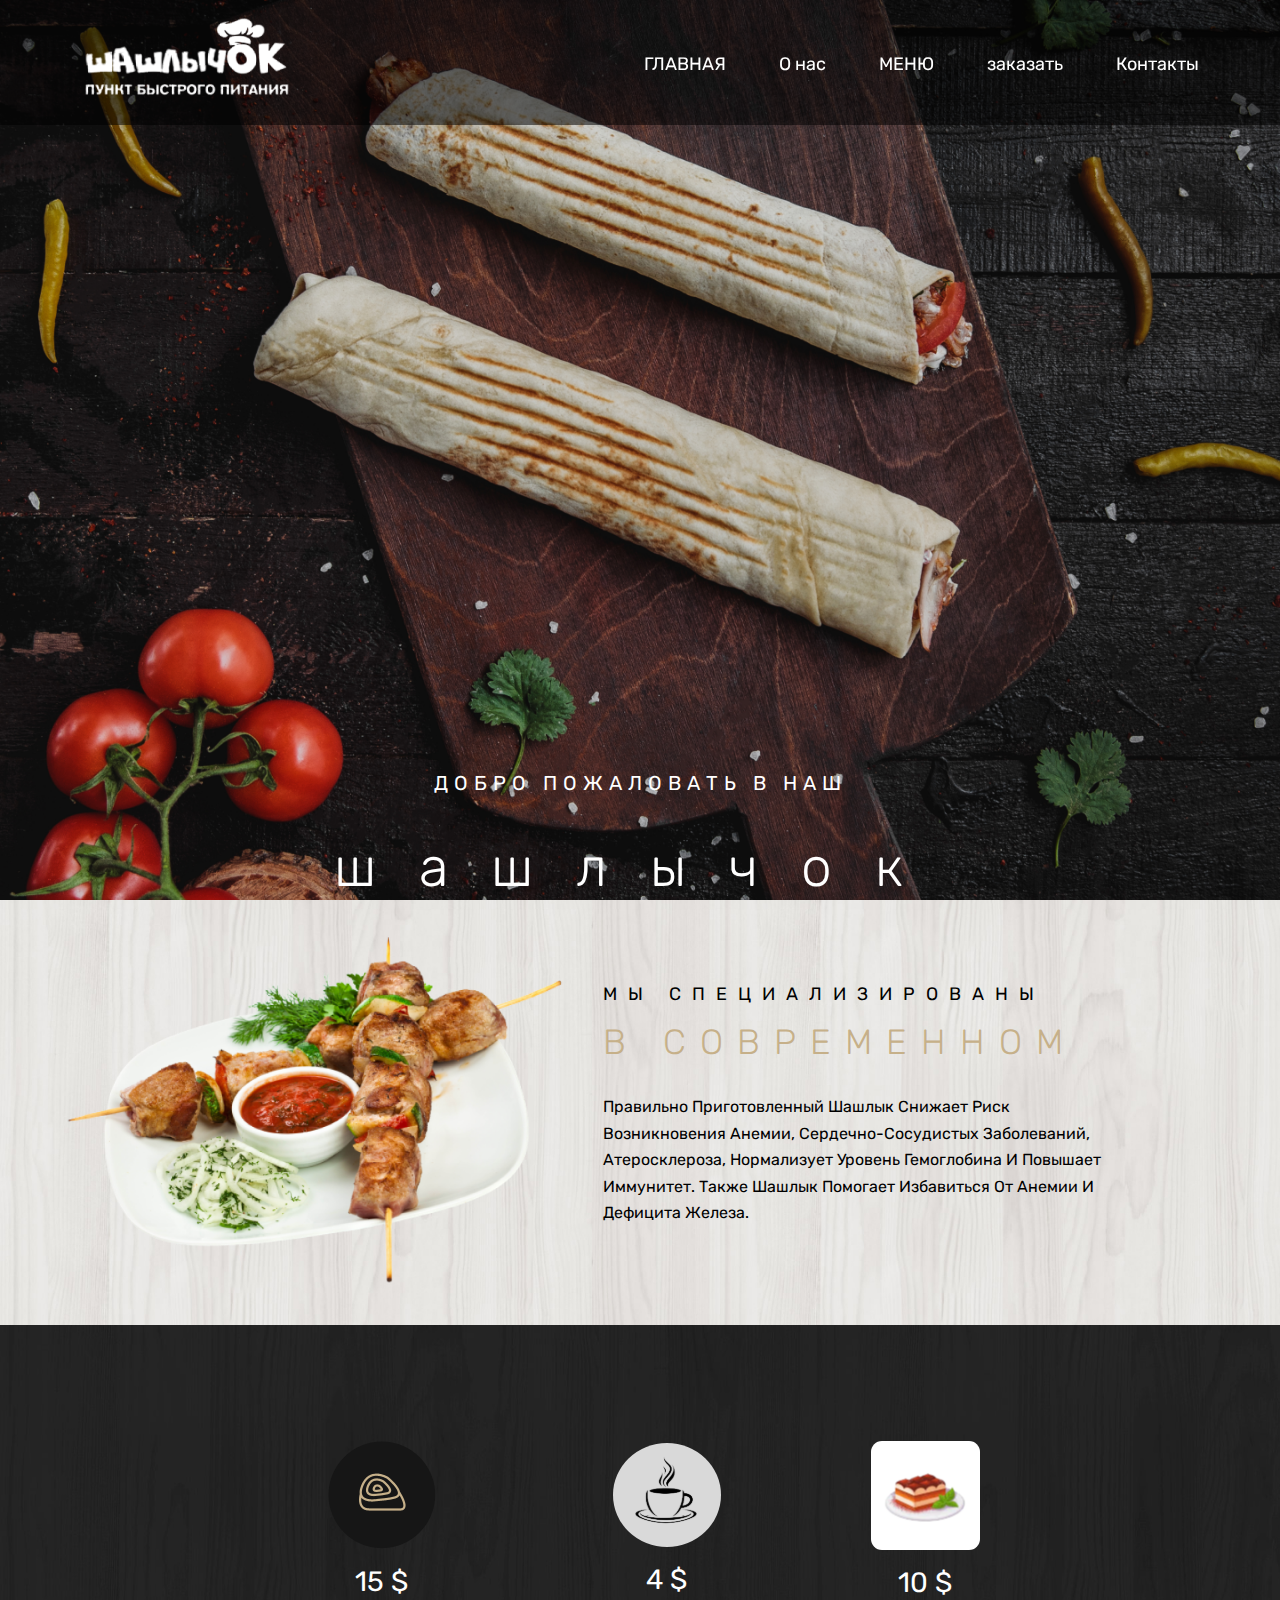
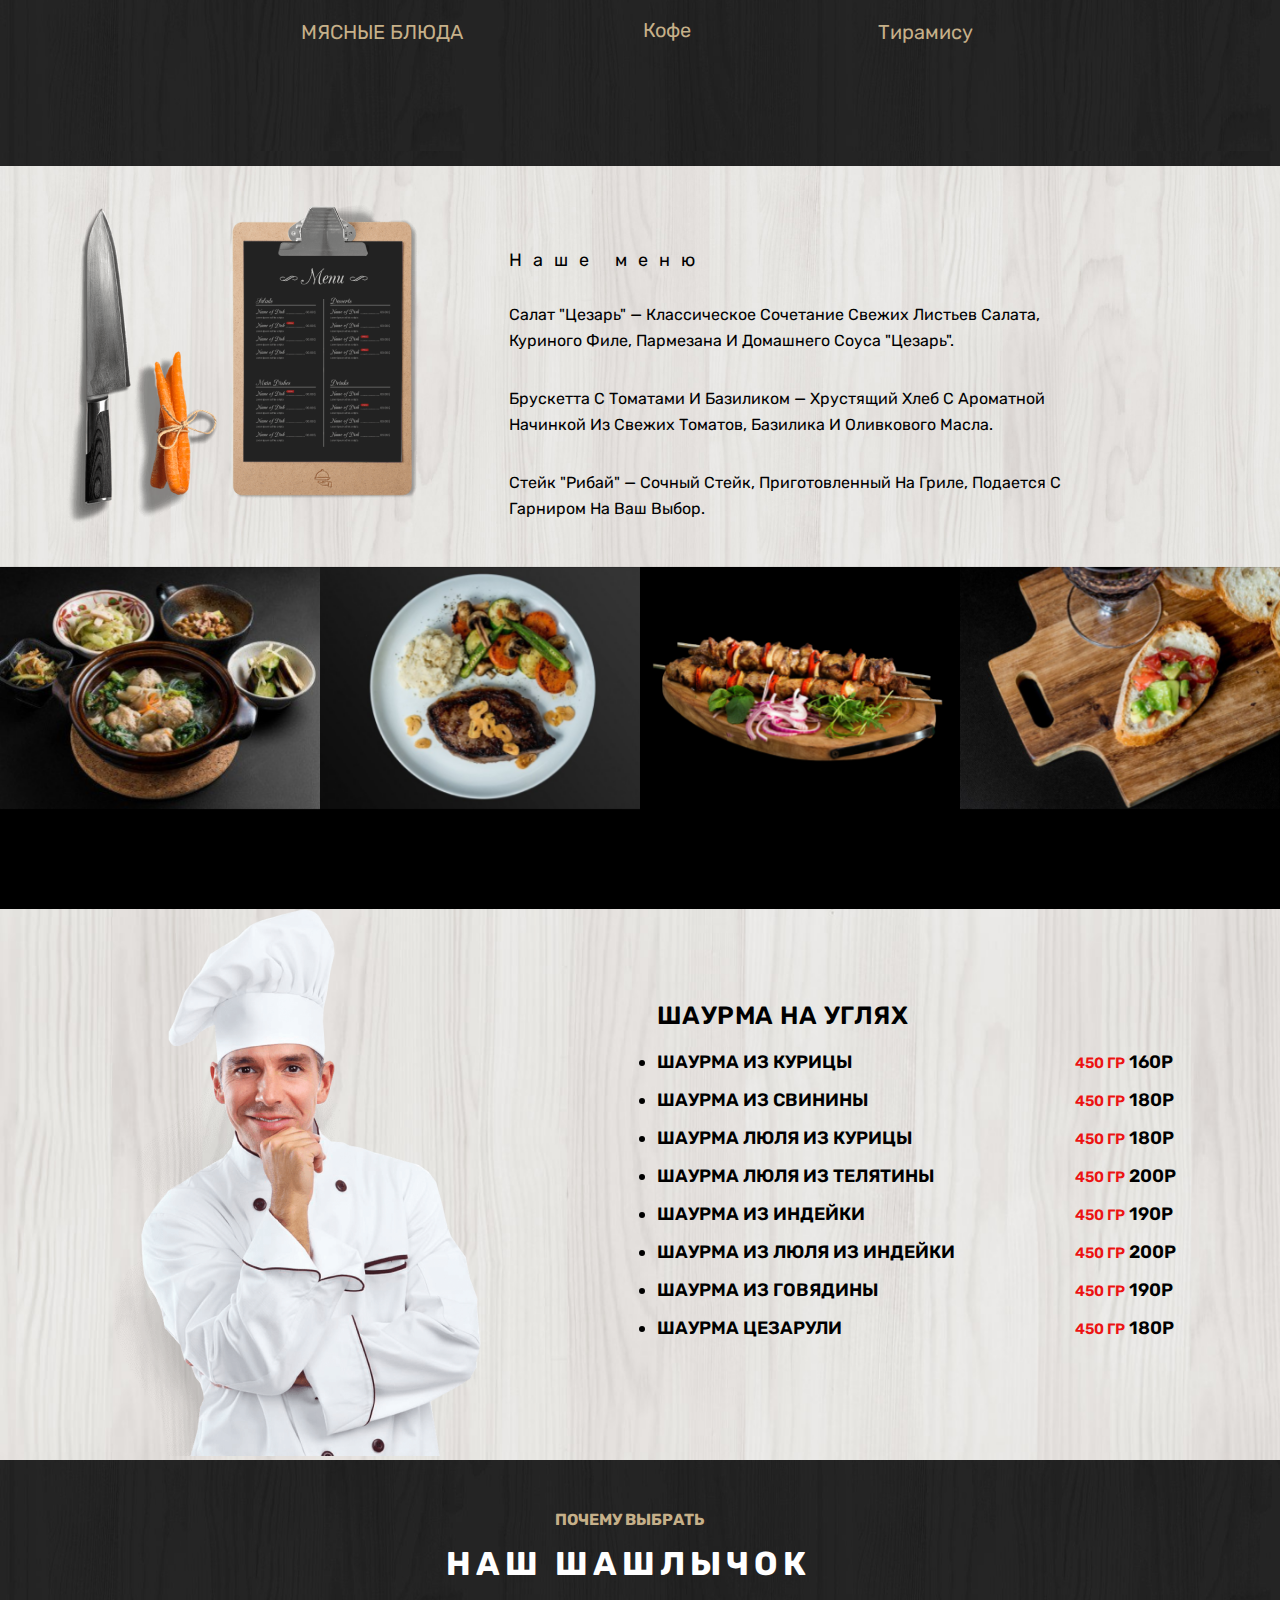
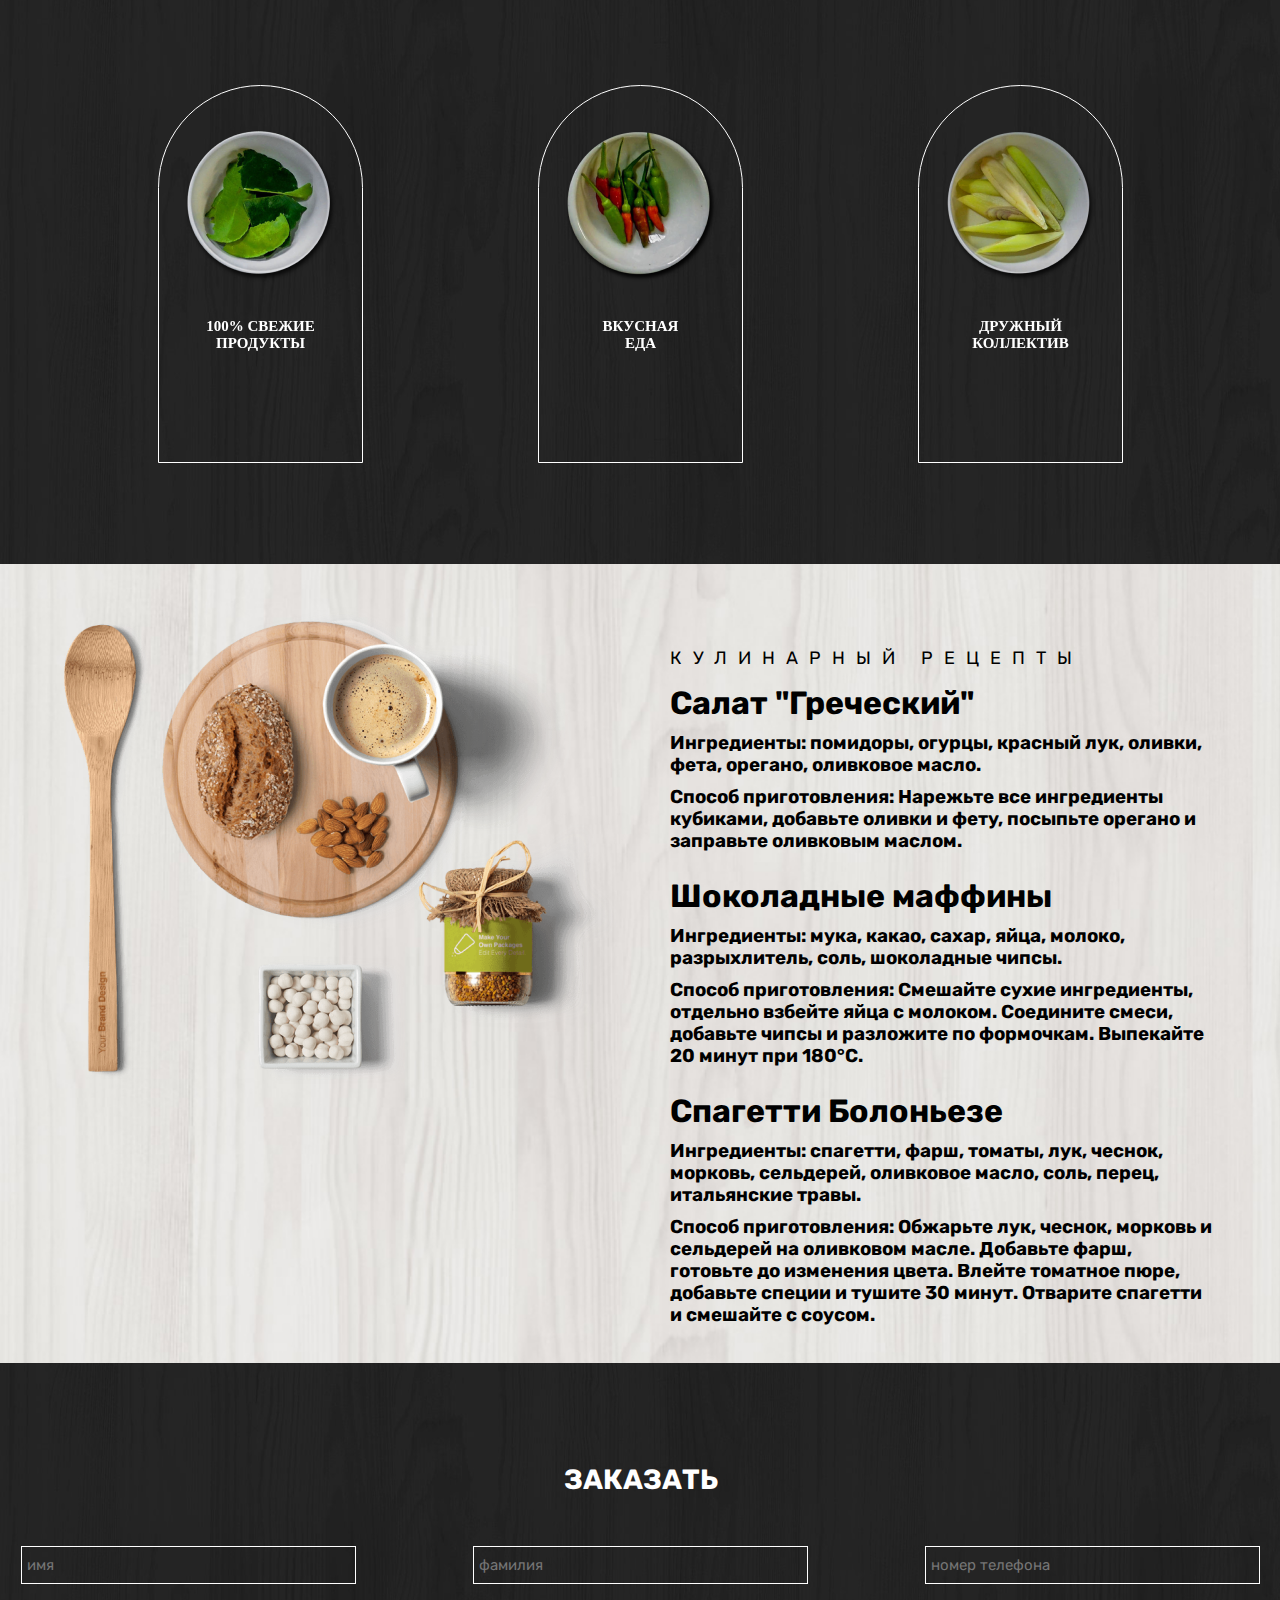
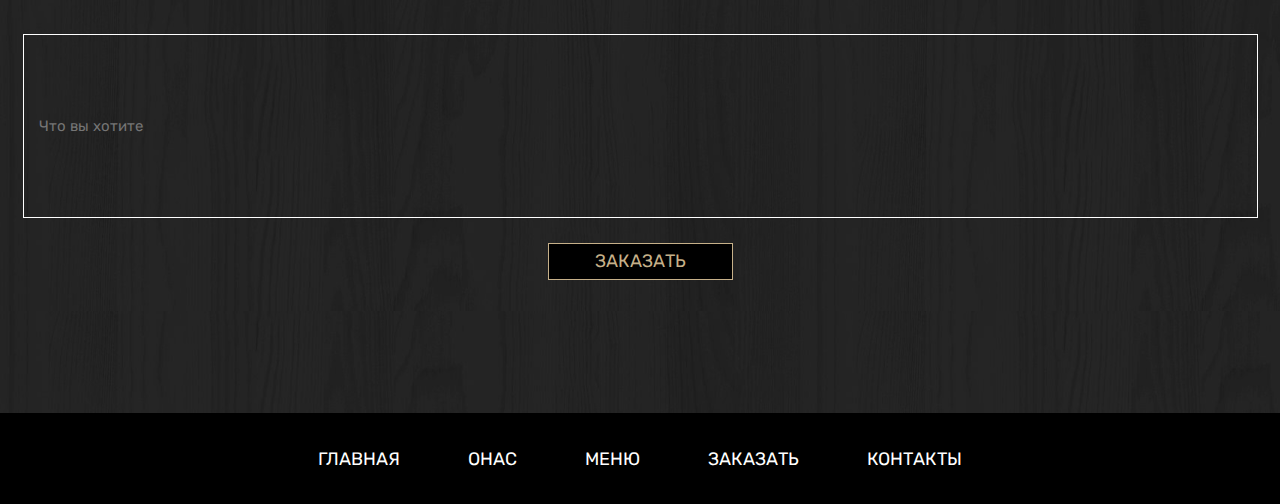
<file: index.html>
<!DOCTYPE html>
<html lang="en">

<head>
    <meta charset="UTF-8">
    <meta name="viewport" content="width=device-width, initial-scale=1.0">
    <title>Document</title>
    <link rel="stylesheet" href="./css/main.css">
    <link rel="stylesheet" href="./css/media.css">
</head>

<body>
    <header>
        <div class="container">
            <div class="headerBlock">
                <div class="logo">
                    <a href="">
                        <img src="./assets/img/Mask Group.png" alt="Shashlichok Logo">
                    </a>
                </div>
                <div class="menu">
                    <nav>
                        <ul class="chgidemesim">
                            <li>
                                <a href="./pages/home.html">ГЛАВНАЯ</a>
                            </li>
                            <li>
                                <a href="./pages/about.html">О нас</a>
                            </li>
                            <li>
                                <a href="./pages/menu.html">МЕНЮ</a>
                            </li>
                            <li>
                                <a href="./pages/order.html">заказать</a>
                            </li>
                            <li>
                                <a href="">Контакты</a>
                            </li>
                        </ul>

                    </nav>
                </div>
                <div class="hamburger-menu">
                    <input id="menu__toggle" type="checkbox" />
                    <label class="menu__btn" for="menu__toggle">
                      <span></span>
                    </label>
                
                    <ul class="menu__box">
                      <li><a class="menu__item" href="./pages/home.html">ГЛАВНАЯ</a></li>
                      <li><a class="menu__item" href="./pages/about.html">О нас</a></li>
                      <li><a class="menu__item" href="./pages/menu.html">МЕНЮ</a></li>
                      <li><a class="menu__item" href="./pages/order.html">заказать</a></li>
                      <li><a class="menu__item" href="#">Контакты</a></li>
                    </ul>
                  </div>
            </div>
        </div>
    </header>
    <section class="firstSection">
        <div class="container">
            <div class="firstSectionContent">
                <span>ДОБРО ПОЖАЛОВАТЬ В НАШ </span>
                <h1>шашлычок</h1>
            </div>
        </div>
    </section>
    <section class="sectionTwo">
        <div class="container">
            <div class="sectionTwoBlocks">
                <div class="block">
                    <img class="shashlikBlud" src="./assets/img/wallpaperflare-cropped 1.png" alt="">
                </div>
                <div class="block">
                    <span>
                        МЫ СПЕЦИАЛИЗИРОВАНЫ
                    </span>
                    <h2>
                        В СОВРЕМЕННОМ
                    </h2>
                    <p>
                        Правильно приготовленный шашлык снижает риск возникновения анемии, сердечно-сосудистых заболеваний, атеросклероза, нормализует уровень гемоглобина и повышает иммунитет. Также шашлык помогает избавиться от анемии и дефицита железа.
                    </p>
                </div>
            </div>
        </div>
    </section>
    <section class="sectionThree">
        <div class="container">
            <div class="sectionThreeBlocks">
                <div class="block">
                    <img src="./assets/img/restaurant_counter_4 1.png" alt="">
                    <span>15 $</span>
                    <p>МЯСНЫЕ БЛЮДА</p>
                </div>
                <div class="block">
                    <img class="chgidemesim2" src="./assets/img/cofee 1.svg" alt="">
                    <span>4 $</span>
                    <p>Кофе</p>
                </div>
                <div class="block">
                    <img class="chgidemesim3" src="./assets/img/download 1 (1).svg" alt="">
                    <span>10 $</span>
                    <p>Тирамису</p>
                </div>
            </div>
        </div>
    </section>
    <section class="sectionTwo sectionFor">
        <div class="container">
            <div class="sectionTwoBlocks">
                <div class="block">
                    <img src="./assets/img/24 1.png" alt="">
                </div>
                <div class="block">
                    <span>Наше меню
                    </span>
                    <p>
                        Салат "Цезарь" — классическое сочетание свежих листьев салата, куриного филе, пармезана и домашнего соуса "Цезарь".
                    </p>
                    <p>
                        Брускетта с томатами и базиликом — хрустящий хлеб с ароматной начинкой из свежих томатов, базилика и оливкового масла.
                    </p>
                    <p>
                        Стейк "Рибай" — сочный стейк, приготовленный на гриле, подается с гарниром на ваш выбор.
                    </p>
                </div>
            </div>
        </div>
    </section>
    
    <section class="sectionFive">
        <div class="sectionFiveBlocks">
            <div class="block">
                <div class="bkockImg">
                    <img src="./assets/img/photo1708944165.jpeg"
                        alt="">
                </div>
                <div class="hoverBlock">
                    <p>
                        Аджапсандали
                    </p>
                </div>
            </div>
            <div class="block">
                <div class="bkockImg">
                    <img src="./assets/img/restaurant_portfolio_3-thegem-portfolio-masonry-thegem-portfolio-masonry 1.png"
                        alt="">
                </div>
                <div class="hoverBlock">
                    <p>
                        Стейк
                    </p>
                </div>
            </div>
            <div class="block">
                <div class="bkockImg">
                    <img src="./assets/img/xorova.png"
                        alt="">
                </div>
                <div class="hoverBlock">
                    <p>
                        шашлык
                    </p>
                </div>
            </div>
            <div class="block">
                <div class="bkockImg">
                    <img src="./assets/img/xorovac.png"
                        alt="">
                </div>
                <div class="hoverBlock">
                    <p>
                        Брдуч
                    </p>
                </div>
            </div>
        </div>
    </section>

    <div class="container2">
        <div class="photo">
            <img class="photoshefpower" src="./assets/img/16 1.png" alt="">
        </div>
        <div class="menu-text">

            <div class="text-menu">

                    <p>Шаурма на углях </p>

                <div class="text-menu1">
                   <div>
                      <nav>
                        <ul>
                            <li>Шаурма из курицы</li>
                            <li>Шаурма из свинины</li>
                            <li>Шаурма люля из курицы</li>
                            <li>Шаурма люля из телятины</li>
                            <li>Шаурма из индейки</li>
                            <li>Шаурма из люля из индейки</li>
                            <li>Шаурма из говядины</li>
                            <li>Шаурма цезарули</li>
                        </ul>
                      </nav>
                   </div>
                   <div class="text-menu2">
                    <nav>
                        <ul>
                            <li><span>450 гр</span>   160р</li>
                            <li><span>450 гр</span>   180р</li>
                            <li><span>450 гр</span>   180р</li>
                            <li><span>450 гр</span>   200р</li>
                            <li><span>450 гр</span>   190р</li>
                            <li><span>450 гр</span>   200р</li>
                            <li><span>450 гр</span>   190р</li>
                            <li><span>450 гр</span>   180р</li>
                        </ul>
                    </nav>
                   </div>  
                      
                </div>
                
            </div>
        </div>
    </div>


    <div class="container3">
        <div class="background-photos">

            <div class="text-food">
                <h2>
                    ПОЧЕМУ ВЫБРАТЬ
                </h2>
            </div>

            <div class="text-food2">
                <h1>    
                    НАш шашлычок  
                </h1>
            </div>




            <div class="food-head">
                
                <div class="food">
                    <div class="icon-3">
                        <div class="icon13">
                            <img src="./assets/img/32 1 (1).png"  alt="">
                            <h1>
                                100% СВЕЖИЕ ПРОДУКТЫ
                            </h1>
                    </div>

                    </div>
                </div> 
                <div class="food2">
                    <div class="icon14">
                        <img src="./assets/img/35 1 (1).png"  alt="">
                        <h1>
                            ВКУСНАЯ ЕДА
                        </h1>
                </div>
                </div> 
                <div class="food3">
                    <div class="icon15">
                        <img src="./assets/img/33 1 (1).png"  alt="">
                        <h1>
                            дружный коллектив
                        </h1>
                </div>
                </div>
            </div>  

        </div>
    </div>





    <section class="sectionTwo">
        <div class="container">
            <div class="sectionTwoBlocks">
                <div class="block">
                    <img class="sherepaman" src="./assets/img/17 1.png" alt="">
                </div>
                <div class="block">
                    <span>
                        КУЛИНАРНЫЙ
РЕЦЕПТЫ
                    </span>

                    <div class="chgidemesimdiv">
                        <h1 class="chgidemesim4">
                            Салат "Греческий"
                        </h1>

                        <h3>
                            Ингредиенты: помидоры, огурцы, красный лук, оливки, фета, орегано, оливковое масло.
                        </h3>

                        <h3>
                            Способ приготовления: Нарежьте все ингредиенты кубиками, добавьте оливки и фету, посыпьте орегано и заправьте оливковым маслом.
                        </h3>
                    </div>



                        <div class="chgidemesimdiv2">
                            <h1 class="chgidemesim5">
                                Шоколадные маффины
                            </h1>
    
                            <h3>
                                Ингредиенты: мука, какао, сахар, яйца, молоко, разрыхлитель, соль, шоколадные чипсы.
                            </h3>
    
                            <h3>
                                Способ приготовления: Смешайте сухие ингредиенты, отдельно взбейте яйца с молоком. Соедините смеси, добавьте чипсы и разложите по формочкам. Выпекайте 20 минут при 180°C.
                            </h3>
                        </div>


                        <div class="chgidemesimdiv3">
                            <h1 class="chgidemesim6">
                                Спагетти Болоньезе
                            </h1>
    
                            <h3>
                                Ингредиенты: спагетти, фарш, томаты, лук, чеснок, морковь, сельдерей, оливковое масло, соль, перец, итальянские травы.
                            </h3>
    
                            <h3>
                                Способ приготовления: Обжарьте лук, чеснок, морковь и сельдерей на оливковом масле. Добавьте фарш, готовьте до изменения цвета. Влейте томатное пюре, добавьте специи и тушите 30 минут. Отварите спагетти и смешайте с соусом.
                            </h3>
                        </div>


                </div>
            </div>
        </div>
    </section>




    
    <div class="foot">
        <div class="background-photos2">
            <div class="form-text">
                <h1>
                    заказать
                </h1>
            </div>

            <div class="three-input">
                <div class="first-input">
                    <input type="text" placeholder="имя">
                </div>
                <div class="last-input">
                    <input type="text" placeholder="фамилия">
                </div>
                <div class="second-input">
                    <input type="text" placeholder="номер телефона">
                </div>
            </div>

            <div class="big-input">
                <input type="text" placeholder="Что вы хотите">
            </div>

            <div class="button-1">
                    <button>
                        заказать
                    </button>
            </div>


        </div>
</div>


<footer>
    <div class="footer">
        <nav>
            <ul>
                <li><a href="./pages/home.html"> ГЛАВНАЯ </a></li>
                <li><a href="./pages/about.html"> Онас </a></li>
                <li><a href="./pages/menu.html"> МЕНЮ </a></li>
                <li><a href="./pages/order.html"> заказать </a></li>
                <li><a href=""> Контакты  </a></li>
            </ul>
        </nav>
    </div>    
</footer>

</body>

</html>
</file>
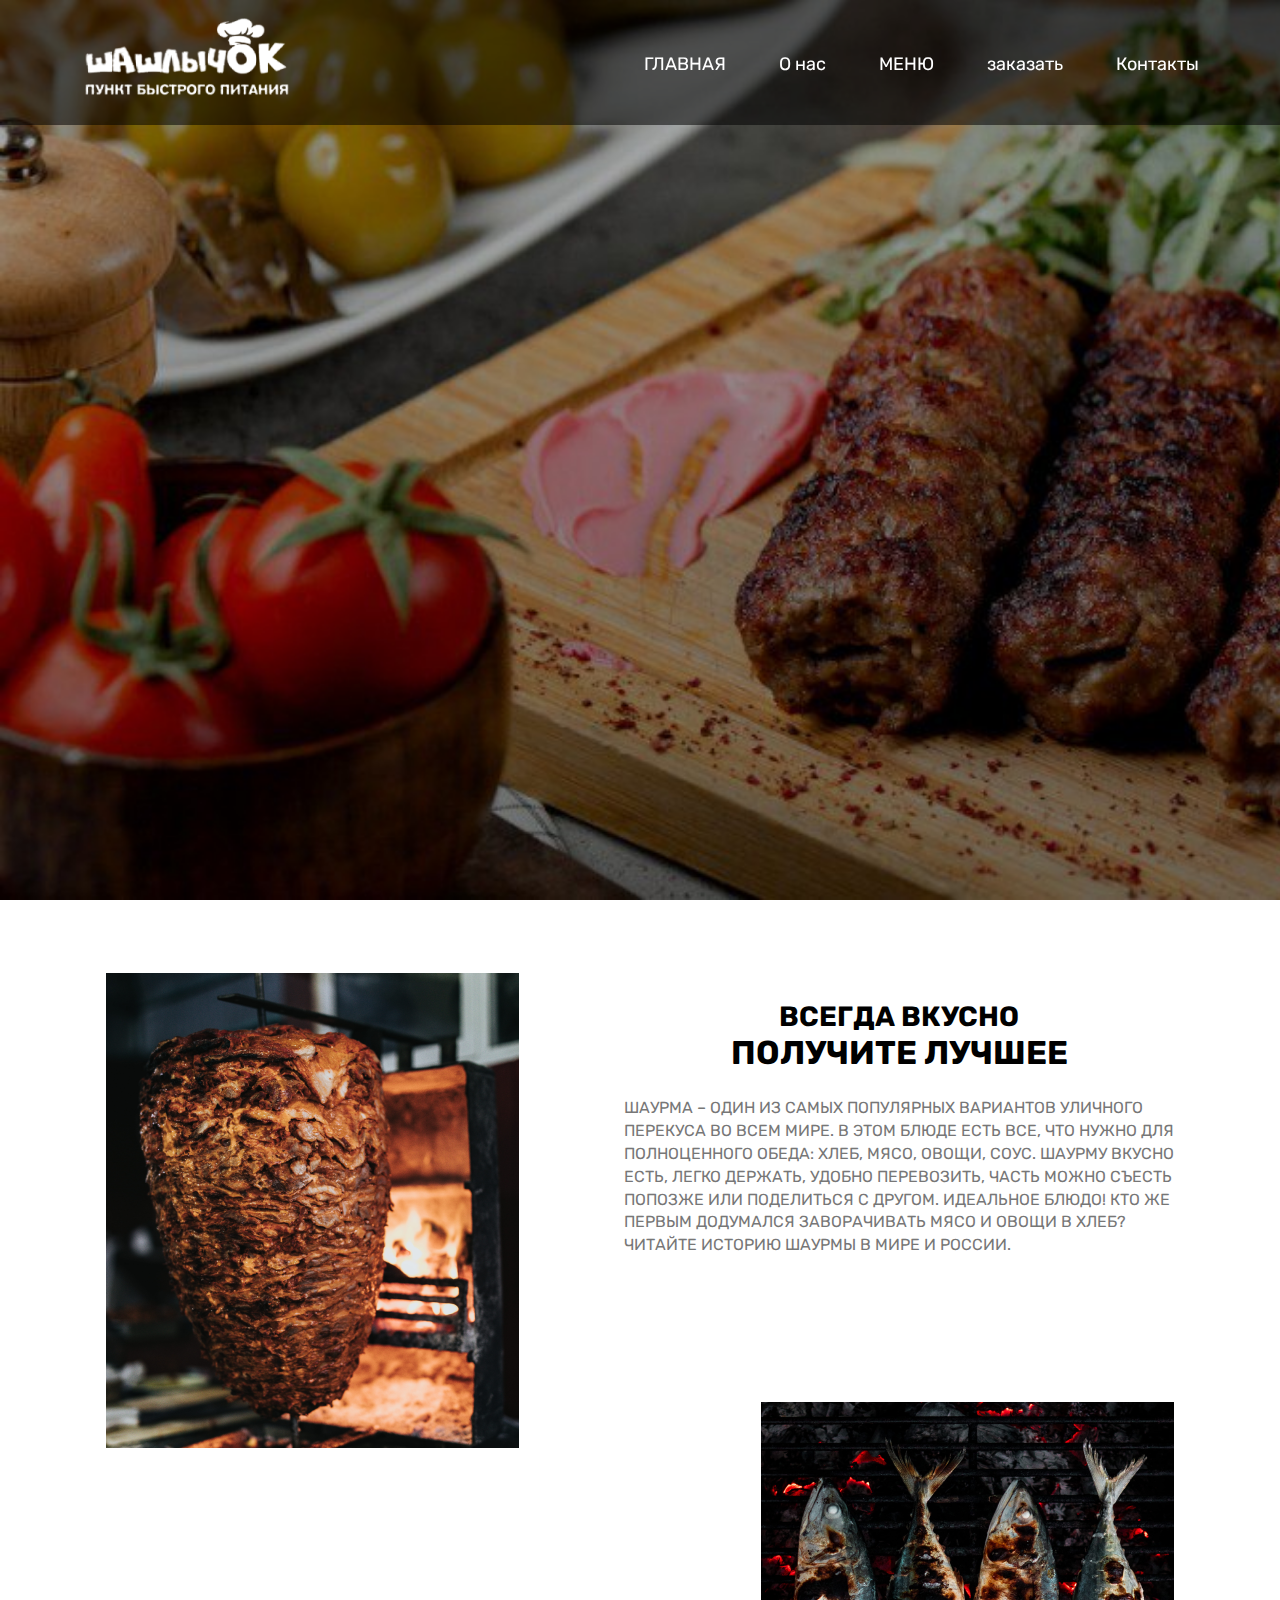
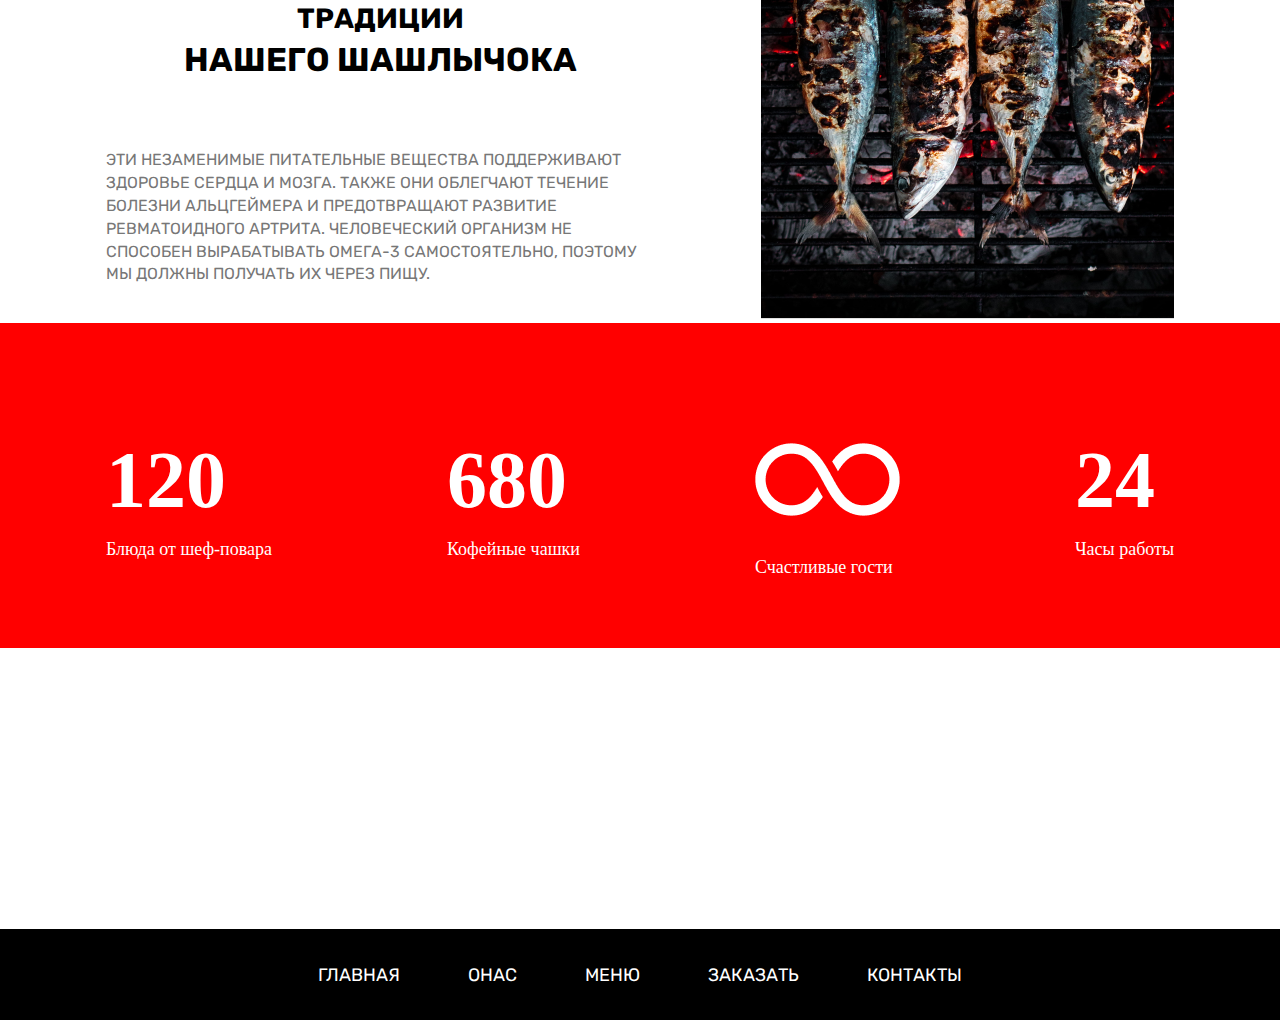
<file: pages/about.html>
<!DOCTYPE html>
<html lang="en">

<head>
    <meta charset="UTF-8">
    <meta name="viewport" content="width=device-width, initial-scale=1.0">
    <title>Document</title>
    <link rel="stylesheet" href="../css/about.css">
    <link rel="stylesheet" href="../css/media3.css">
</head>

<body>
    <header>
        <div class="container">
            <div class="headerBlock">
                <div class="logo">
                    <a href="">
                        <img src="../assets/img/Mask Group.png" alt="Shashlichok Logo">
                    </a>
                </div>
                <div class="menu">
                    <nav>
                        <ul>
                            
                            <li>
                                    <a href="./home.html">ГЛАВНАЯ</a>
                                </li>
                                
                            <li>
                                <a href="./About.html">О нас</a>
                            </li>
                            <li>
                                <a href="./menu.html">МЕНЮ</a>
                            </li>
                            <li>
                                <a href="./order.html">заказать</a>
                            </li>
                            <li>
                                <a href="">Контакты</a>
                            </li>
                        </ul>
                    </nav>
                </div>
                <div class="hamburger-menu">
                    <input id="menu__toggle" type="checkbox" />
                    <label class="menu__btn" for="menu__toggle">
                      <span></span>
                    </label>
                
                    <ul class="menu__box">
                      <li><a class="menu__item" href="./home.html">ГЛАВНАЯ</a></li>
                      <li><a class="menu__item" href="./About.html">О нас</a></li>
                      <li><a class="menu__item" href="./menu.html">МЕНЮ</a></li>
                      <li><a class="menu__item" href="./order.html">заказать</a></li>
                      <li><a class="menu__item" href="#">Контакты</a></li>
                    </ul>
                  </div>
            </div>
        </div>
    </header>
    <section class="firstSection">

    </section>


        <div class="photo-text">
                <div class="photo">
                    <img src="../assets/img/ll.png" alt="">
                </div>

                <div class="text">
                    <h2>
                        ВСЕГДА ВКУСНО
                    </h2>
                    <h1>
                        ПОЛУЧИТЕ ЛУЧШЕЕ
                    </h1>
                    <p class="shaurma">
                        Шаурма – один из самых популярных вариантов уличного перекуса во всем мире. В этом блюде есть все, что нужно для полноценного обеда: хлеб, мясо, овощи, соус. 

                        Шаурму вкусно есть, легко держать, удобно перевозить, часть можно съесть попозже или поделиться с другом. Идеальное блюдо! Кто же первым додумался заворачивать мясо и овощи в хлеб? 
                        
                        Читайте историю шаурмы в мире и России.                     </p>
                </div>

        </div>


        <div class="text-photo">

            <div class="text2">
                <h2>
                    ТРАДИЦИИ
                </h2>
                <h1>
                    НАШего шашлычока 
                </h1>
                <p>
                    Эти незаменимые питательные вещества поддерживают здоровье сердца и мозга. Также они облегчают течение болезни Альцгеймера и предотвращают развитие ревматоидного артрита. Человеческий организм не способен вырабатывать омега-3 самостоятельно, поэтому мы должны получать их через пищу.            </div>

            <div class="photo2">
                <img src="../assets/img/li.png" alt="">
            </div>

    </div>
   


    <div class="container2">
        <div class="text-head">
            <div class="text3">
                <h1>
                    120
                </h1>
                <p>
                    Блюда от шеф-повара
                </p>
            </div>

            <div class="text4">
                <h1>
                    680
                </h1>
                <p>
                    Кофейные чашки
                </p>
            </div>


            <div class="text5">
                <img src="../assets/img/Vector.png" alt="">
                <p>
                    Счастливые гости
                </p>
            </div>

            <div class="text6">
                <h1>
                    24
                </h1>
                <p>
                    Часы работы
                </p>
            </div>
        </div>


    </div>


    <div class="foot-photo">   
        <iframe src="https://www.google.com/maps/embed?pb=!1m18!1m12!1m3!1d3018.4576237603283!2d44.44643097517414!3d40.83987552977867!2m3!1f0!2f0!3f0!3m2!1i1024!2i768!4f13.1!3m3!1m2!1s0x4041bdb839e846b1%3A0xeb278137350d90bb!2sVanadzor%20Football%20Academy!5e0!3m2!1sru!2sam!4v1709144958969!5m2!1sru!2sam" width="600" height="450" style="border:0;" allowfullscreen="" loading="lazy" referrerpolicy="no-referrer-when-downgrade"></iframe>
    </div>

    <div class="container3">
        <div class="background-photos2">
    <footer>
        <div class="footer">
            <nav>
                <ul>
                    <li><a href="./home.html"> ГЛАВНАЯ </a></li>
                    <li><a href="./about.html"> Онас </a></li>
                    <li><a href="./menu.html"> МЕНЮ </a></li>
                    <li><a href="./order.html"> заказать </a></li>
                    <li><a href=""> Контакты  </a></li>
                </ul>
            </nav>
        </div>    
    </footer>
           </div>
        </div>


</body>

</html>
</file>
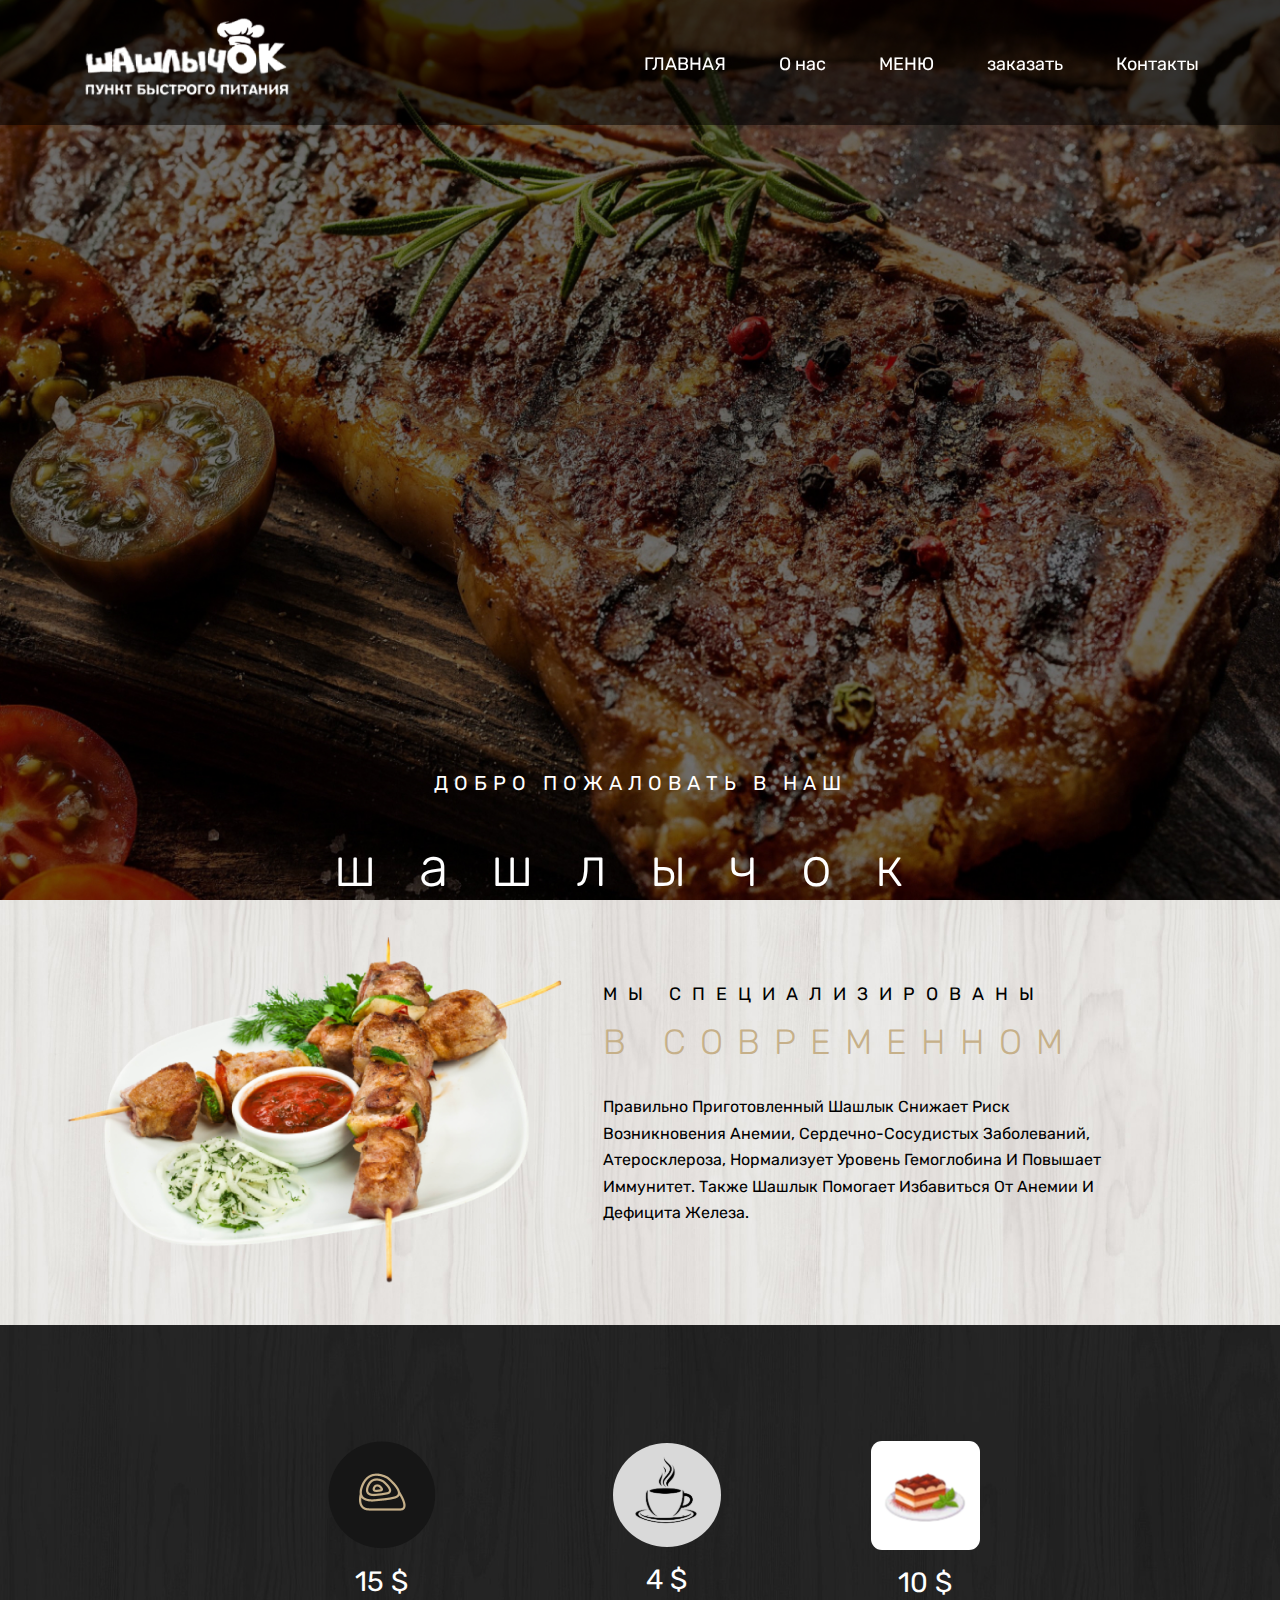
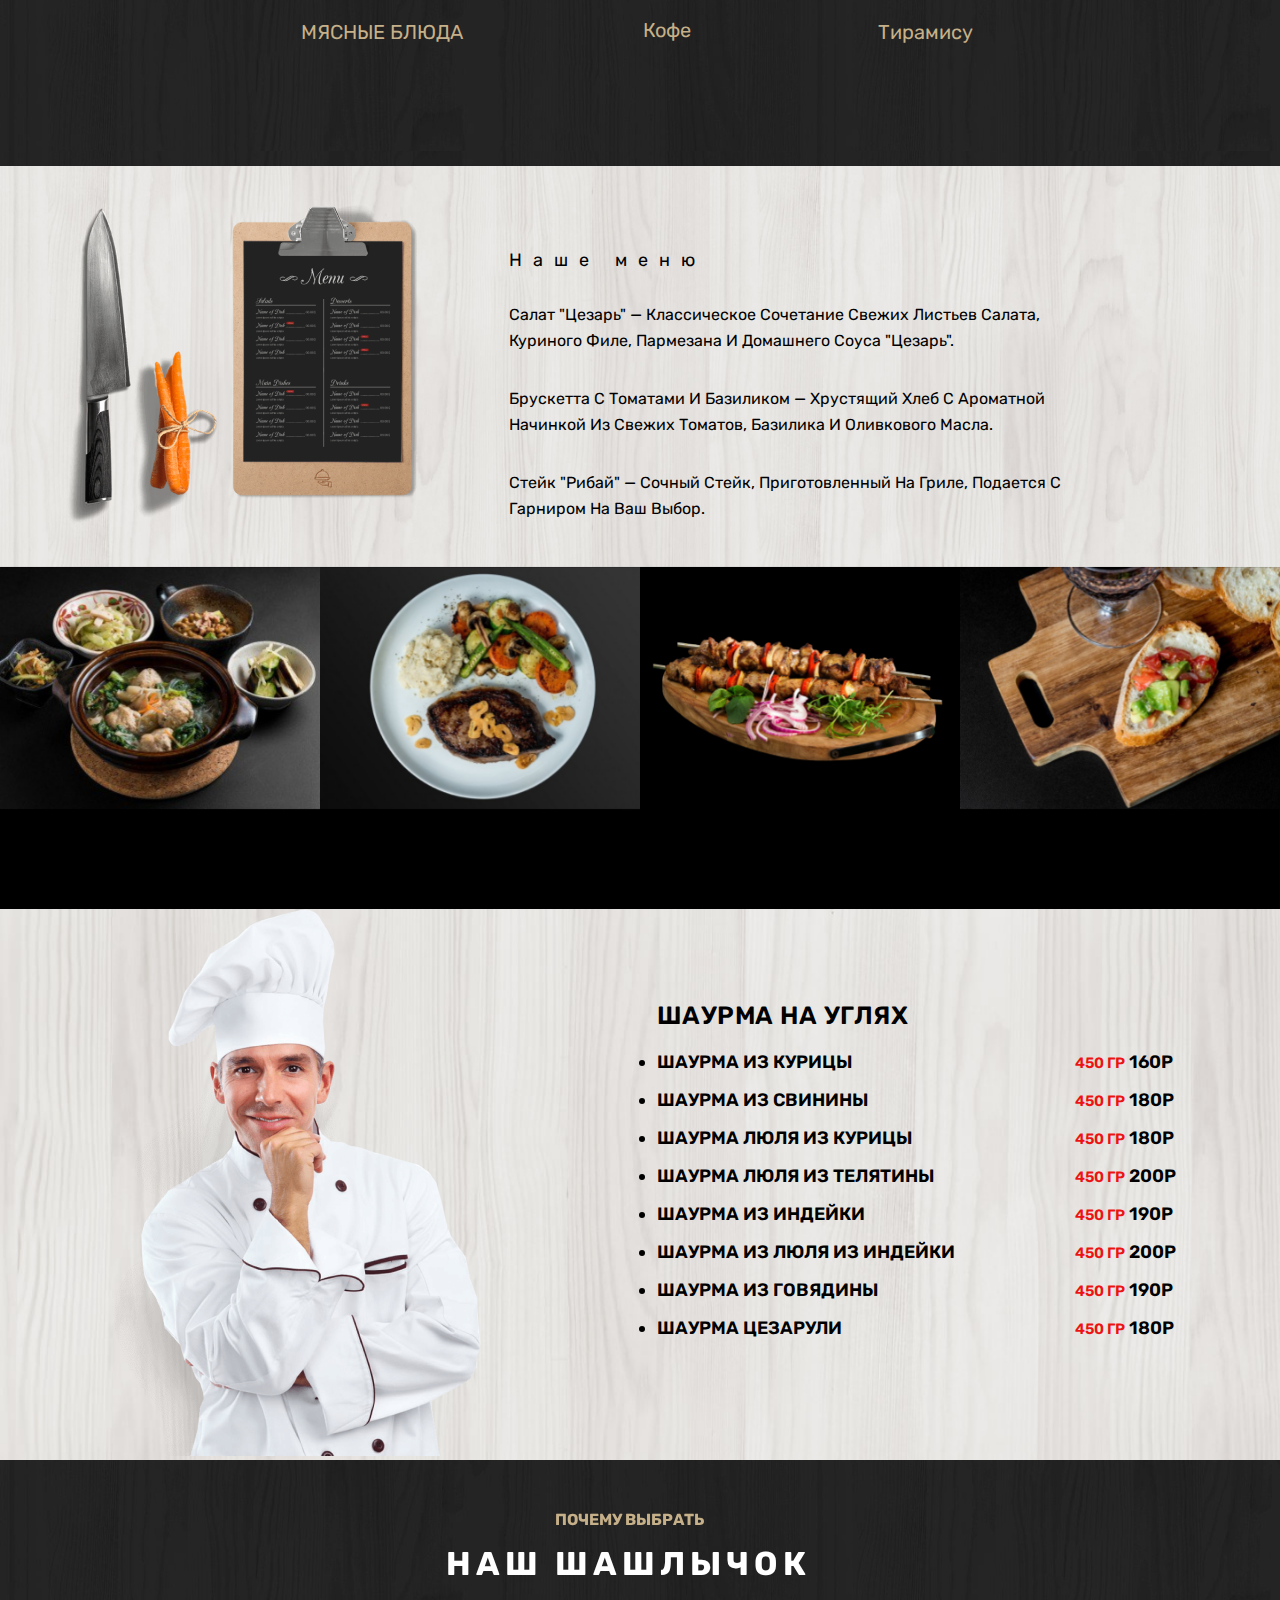
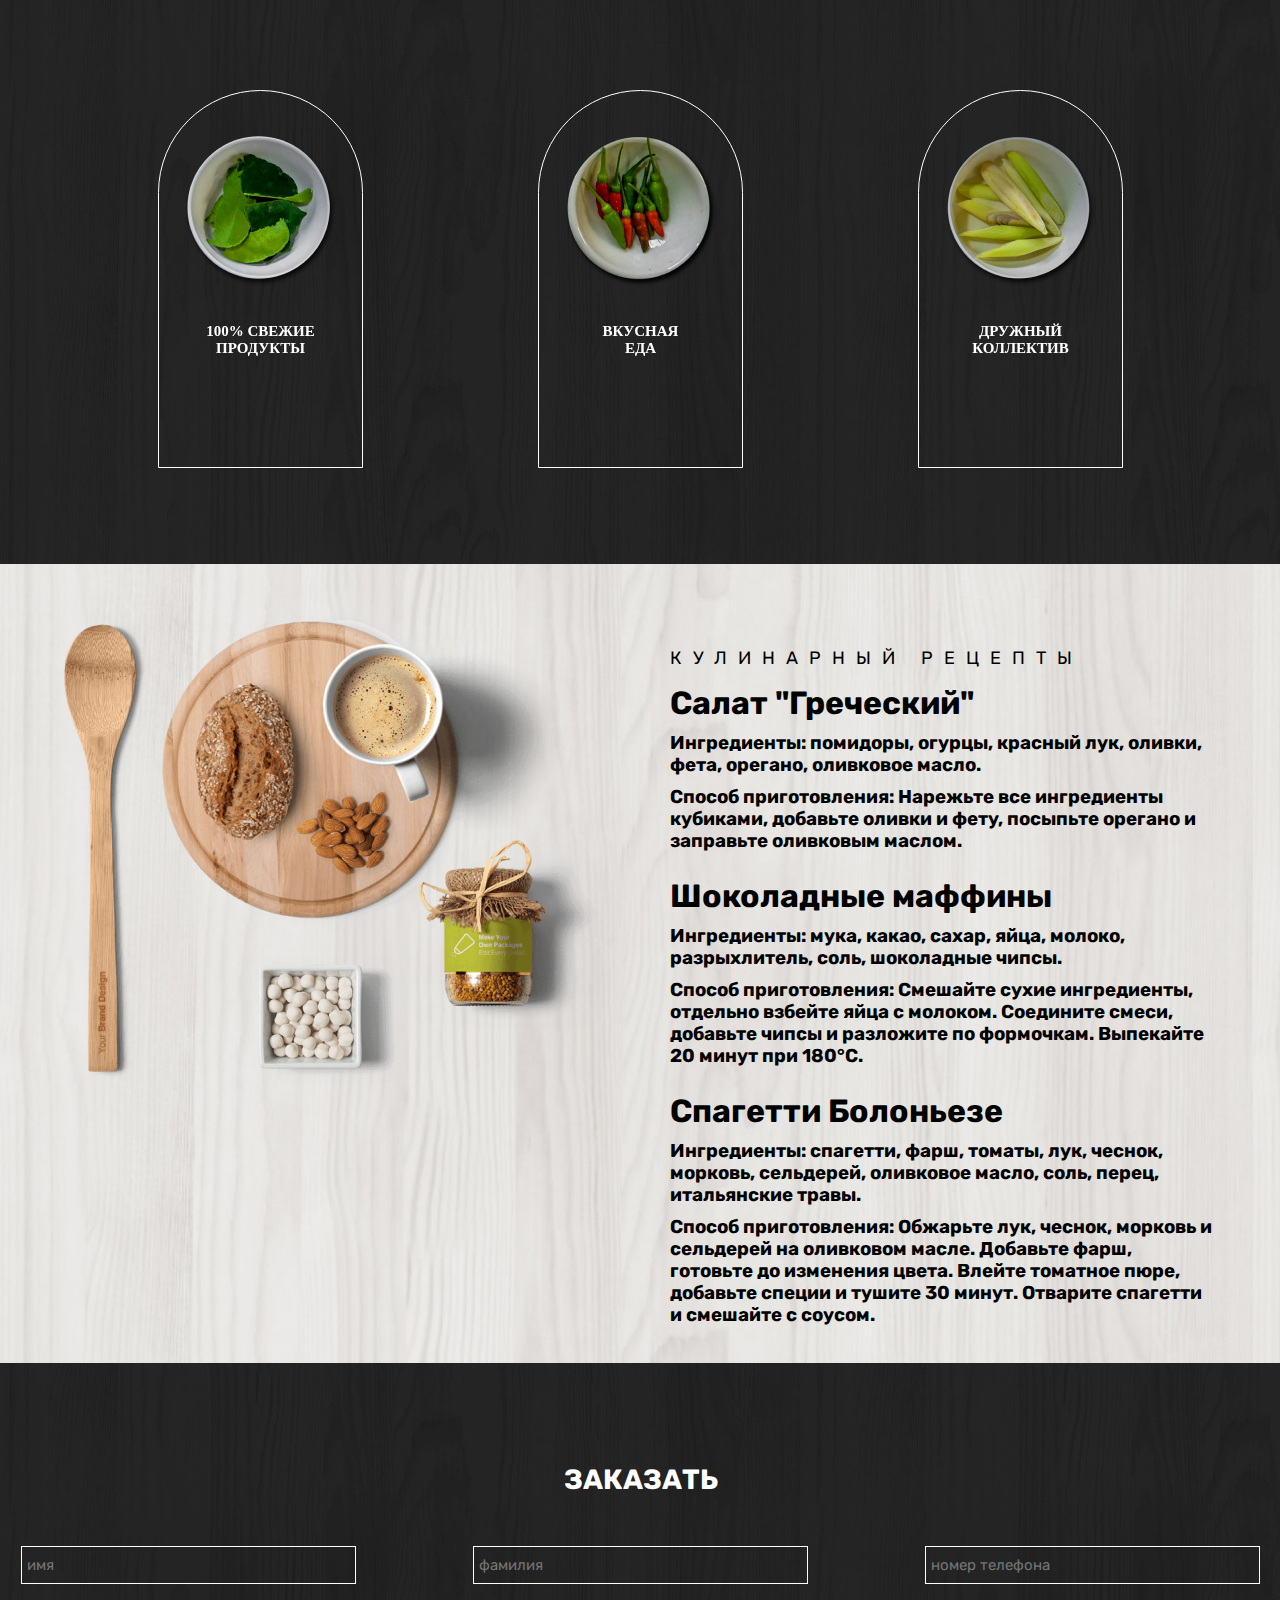
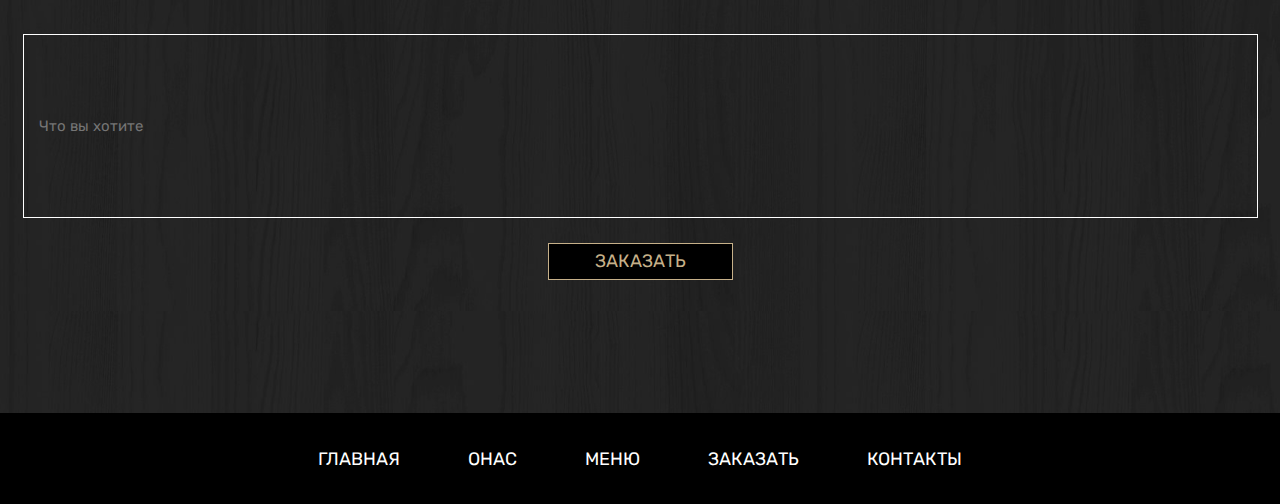
<file: pages/home.html>
<!DOCTYPE html>
<html lang="en">

<head>
    <meta charset="UTF-8">
    <meta name="viewport" content="width=device-width, initial-scale=1.0">
    <title>Document</title>
    <link rel="stylesheet" href="../css/main2.css">
    <link rel="stylesheet" href="../css/media2.css">
</head>

<body>
    <header>
        <div class="container">
            <div class="headerBlock">
                <div class="logo">
                    <a href="">
                        <img src="../assets/img/Mask Group.png" alt="Shashlichok Logo">
                    </a>
                </div>
                <div class="menu">
                    <nav>
                        <ul>
                            <li>
                                <a href="../index.html">ГЛАВНАЯ</a>
                            </li>
                            <li>
                                <a href="./about.html">О нас</a>
                            </li>
                            <li>
                                <a href="./menu.html">МЕНЮ</a>
                            </li>
                            <li>
                                <a href="./order.html">заказать</a>
                            </li>
                            <li>
                                <a href="">Контакты</a>
                            </li>
                        </ul>
                    </nav>
                </div>
                <div class="hamburger-menu">
                    <input id="menu__toggle" type="checkbox" />
                    <label class="menu__btn" for="menu__toggle">
                      <span></span>
                    </label>
                
                    <ul class="menu__box">
                      <li><a class="menu__item" href="../index.html">ГЛАВНАЯ</a></li>
                      <li><a class="menu__item" href="./about.html">О нас</a></li>
                      <li><a class="menu__item" href="./menu.html">МЕНЮ</a></li>
                      <li><a class="menu__item" href="./order.html">заказать</a></li>
                      <li><a class="menu__item" href="#">Контакты</a></li>
                    </ul>
                  </div>
            </div>
        </div>
    </header>
    <section class="firstSection">
        <div class="container">
            <div class="firstSectionContent">
                <span>ДОБРО ПОЖАЛОВАТЬ В НАШ </span>
                <h1>шашлычок</h1>
            </div>
        </div>
    </section>
    <section class="sectionTwo">
        <div class="container">
            <div class="sectionTwoBlocks">
                <div class="block">
                    <img class="shashlikBlud" src="../assets/img/wallpaperflare-cropped 1.png" alt="">
                </div>
                <div class="block">
                    <span>
                        МЫ СПЕЦИАЛИЗИРОВАНЫ
                    </span>
                    <h2>
                        В СОВРЕМЕННОМ
                    </h2>
                    <p>
                        Правильно приготовленный шашлык снижает риск возникновения анемии, сердечно-сосудистых заболеваний, атеросклероза, нормализует уровень гемоглобина и повышает иммунитет. Также шашлык помогает избавиться от анемии и дефицита железа.

                    </p>
                </div>
            </div>
        </div>
    </section>
    <section class="sectionThree">
        <div class="container">
            <div class="sectionThreeBlocks">
                <div class="block">
                    <img src="../assets/img/restaurant_counter_4 1.png" alt="">
                    <span>15 $</span>
                    <p>МЯСНЫЕ БЛЮДА</p>
                </div>
                <div class="block">
                    <img class="chgidemesim2" src="../assets/img/cofee 1.svg" alt="">
                    <span>4 $</span>
                    <p>Кофе</p>
                </div>
                <div class="block">
                    <img class="chgidemesim3" src="../assets/img/download 1 (1).svg" alt="">
                    <span>10 $</span>
                    <p>Тирамису</p>
                </div>
            </div>
        </div>
    </section>
    <section class="sectionTwo sectionFor">
        <div class="container">
            <div class="sectionTwoBlocks">
                <div class="block">
                    <img src="../assets/img/24 1.png" alt="">
                </div>
                <div class="block">
                    <span>Наше меню
                    </span>

                        <p>
                            Салат "Цезарь" — классическое сочетание свежих листьев салата, куриного филе, пармезана и домашнего соуса "Цезарь".
                        </p>
                        <p>
                            Брускетта с томатами и базиликом — хрустящий хлеб с ароматной начинкой из свежих томатов, базилика и оливкового масла.
                        </p>
                        <p>
                            Стейк "Рибай" — сочный стейк, приготовленный на гриле, подается с гарниром на ваш выбор.
                        </p>


                </div>
            </div>
        </div>
    </section>
    
    <section class="sectionFive">
        <div class="sectionFiveBlocks">
            <div class="block">
                <div class="bkockImg">
                    <img src="../assets/img/photo1708944165.jpeg"
                        alt="">
                </div>
                <div class="hoverBlock">
                    <p>
                        Аджапсандали
                    </p>
                </div>
            </div>
            <div class="block">
                <div class="bkockImg">
                    <img src="../assets/img/restaurant_portfolio_3-thegem-portfolio-masonry-thegem-portfolio-masonry 1.png"
                        alt="">
                </div>
                <div class="hoverBlock">
                    <p>
                        Стейк
                    </p>
                </div>
            </div>
            <div class="block">
                <div class="bkockImg">
                    <img src="../assets/img/xorova.png"
                        alt="">
                </div>
                <div class="hoverBlock">
                    <p>
                        шашлык
                    </p>
                </div>
            </div>
            <div class="block">
                <div class="bkockImg">
                    <img src="../assets/img/xorovac.png"
                        alt="">
                </div>
                <div class="hoverBlock">
                    <p>
                        Брдуч
                    </p>
                </div>
            </div>
        </div>
    </section>

    <div class="container2">
        <div class="photo">
            <img class="photoshefpower" src="../assets/img/16 1.png" alt="">
        </div>
        <div class="menu-text">

            <div class="text-menu">

                    <p>Шаурма на углях </p>

                <div class="text-menu1">
                   <div>
                      <nav>
                        <ul>
                            <li>Шаурма из курицы</li>
                            <li>Шаурма из свинины</li>
                            <li>Шаурма люля из курицы</li>
                            <li>Шаурма люля из телятины</li>
                            <li>Шаурма из индейки</li>
                            <li>Шаурма из люля из индейки</li>
                            <li>Шаурма из говядины</li>
                            <li>Шаурма цезарули</li>
                        </ul>
                      </nav>
                   </div>
                   <div class="text-menu2">
                    <nav>
                        <ul>
                            <li><span>450 гр</span>   160р</li>
                            <li><span>450 гр</span>   180р</li>
                            <li><span>450 гр</span>   180р</li>
                            <li><span>450 гр</span>   200р</li>
                            <li><span>450 гр</span>   190р</li>
                            <li><span>450 гр</span>   200р</li>
                            <li><span>450 гр</span>   190р</li>
                            <li><span>450 гр</span>   180р</li>
                        </ul>
                    </nav>
                   </div>  
                      
                </div>
                
            </div>
        </div>
    </div>


    <div class="container3">
        <div class="background-photos">

            <div class="text-food">
                <h2>
                    ПОЧЕМУ ВЫБРАТЬ
                </h2>
            </div>

            <div class="text-food2">
                <h1>    
                    НАш шашлычок  
                </h1>
            </div>




            <div class="food-head">
                
                <div class="food">
                    <div class="icon-3">
                        <div class="icon13">
                            <img src="../assets/img/32 1 (1).png"  alt="">
                            <h1>
                                100% СВЕЖИЕ ПРОДУКТЫ
                            </h1>
                    </div>

                    </div>
                </div> 
                <div class="food2">
                    <div class="icon14">
                        <img src="../assets/img/35 1 (1).png"  alt="">
                        <h1>
                            ВКУСНАЯ ЕДА
                        </h1>
                </div>
                </div> 
                <div class="food3">
                    <div class="icon15">
                        <img src="../assets/img/33 1 (1).png"  alt="">
                        <h1>
                            дружный коллектив
                        </h1>
                </div>
                </div>
            </div>  

        </div>
    </div>





    <section class="sectionTwo">
        <div class="container">
            <div class="sectionTwoBlocks">
                <div class="block">
                    <img class="sherepaman" src="../assets/img/17 1.png" alt="">
                </div>
                <div class="block">
                    <span>
                        КУЛИНАРНЫЙ
РЕЦЕПТЫ
                    </span>
                    <div class="chgidemesimdiv">
                        <h1 class="chgidemesim4">
                            Салат "Греческий"
                        </h1>

                        <h3>
                            Ингредиенты: помидоры, огурцы, красный лук, оливки, фета, орегано, оливковое масло.
                        </h3>

                        <h3>
                            Способ приготовления: Нарежьте все ингредиенты кубиками, добавьте оливки и фету, посыпьте орегано и заправьте оливковым маслом.
                        </h3>
                    </div>



                        <div class="chgidemesimdiv2">
                            <h1 class="chgidemesim5">
                                Шоколадные маффины
                            </h1>
    
                            <h3>
                                Ингредиенты: мука, какао, сахар, яйца, молоко, разрыхлитель, соль, шоколадные чипсы.
                            </h3>
    
                            <h3>
                                Способ приготовления: Смешайте сухие ингредиенты, отдельно взбейте яйца с молоком. Соедините смеси, добавьте чипсы и разложите по формочкам. Выпекайте 20 минут при 180°C.
                            </h3>
                        </div>


                        <div class="chgidemesimdiv3">
                            <h1 class="chgidemesim6">
                                Спагетти Болоньезе
                            </h1>
    
                            <h3>
                                Ингредиенты: спагетти, фарш, томаты, лук, чеснок, морковь, сельдерей, оливковое масло, соль, перец, итальянские травы.
                            </h3>
    
                            <h3>
                                Способ приготовления: Обжарьте лук, чеснок, морковь и сельдерей на оливковом масле. Добавьте фарш, готовьте до изменения цвета. Влейте томатное пюре, добавьте специи и тушите 30 минут. Отварите спагетти и смешайте с соусом.
                            </h3>
                        </div>

                </div>
            </div>
        </div>
    </section>




    
    <div class="foot">
        <div class="background-photos2">
            <div class="form-text">
                <h1>
                    заказать
                </h1>
            </div>

            <div class="three-input">
                <div class="first-input">
                    <input type="text" placeholder="имя">
                </div>
                <div class="last-input">
                    <input type="text" placeholder="фамилия">
                </div>
                <div class="second-input">
                    <input type="text" placeholder="номер телефона">
                </div>
            </div>

            <div class="big-input">
                <input type="text" placeholder="Что вы хотите">
            </div>

            <div class="button-1">
                    <button>
                        заказать
                    </button>
            </div>


        </div>
</div>


<footer>
    <div class="footer">
        <nav>
            <ul>
                <li><a href="../index.html"> ГЛАВНАЯ </a></li>
                <li><a href="./about.html"> Онас </a></li>
                <li><a href="./menu.html"> МЕНЮ </a></li>
                <li><a href="./order.html"> заказать </a></li>
                <li><a href=""> Контакты  </a></li>
            </ul>
        </nav>
    </div>    
</footer>

</body>

</html>
</file>
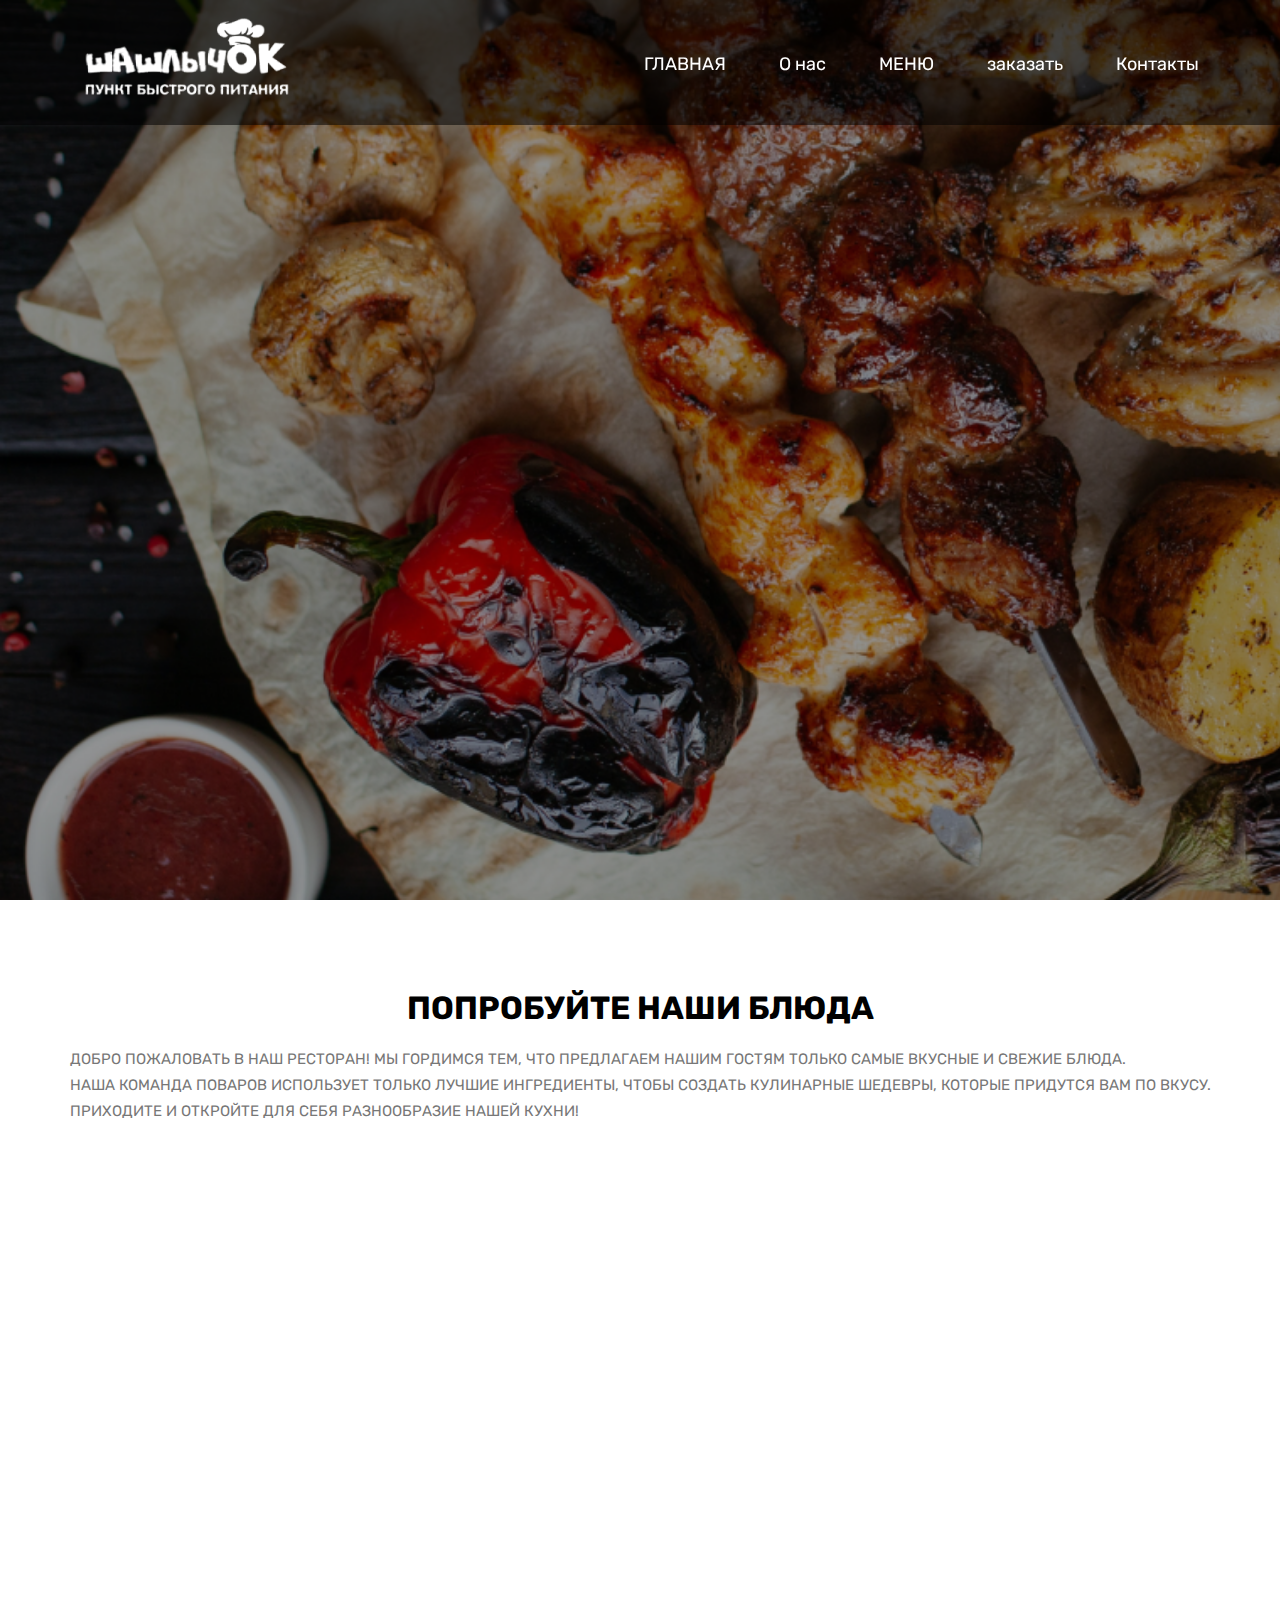
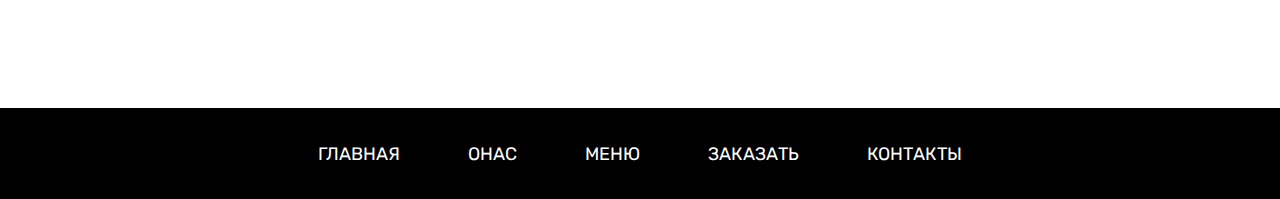
<file: pages/menu.html>
<!DOCTYPE html>
<html lang="en">

<head>
    <meta charset="UTF-8">
    <meta name="viewport" content="width=device-width, initial-scale=1.0">
    <title>Document</title>
    <link rel="stylesheet" href="../css/menu.css">
    <link rel="stylesheet" href="../css/media4.css">
</head>

<body>
    <header>
        <div class="container">
            <div class="headerBlock">
                <div class="logo">
                    <a href="">
                        <img src="../assets/img/Mask Group.png" alt="Shashlichok Logo">
                    </a>
                </div>
                <div class="menu">
                    <nav>
                        <ul>
                            
                            <li>
                                    <a href="./home.html">ГЛАВНАЯ</a>
                                </li>
                            <li>
                                <a href="./About.html">О нас</a>
                            </li>
                            <li>
                                <a href="./menu.html">МЕНЮ</a>
                            </li>
                            <li>
                                <a href="./order.html">заказать</a>
                            </li>
                            <li>
                                <a href="">Контакты</a>
                            </li>
                        </ul>
                    </nav>
                </div>
                <div class="hamburger-menu">
                    <input id="menu__toggle" type="checkbox" />
                    <label class="menu__btn" for="menu__toggle">
                      <span></span>
                    </label>
                
                    <ul class="menu__box">
                      <li><a class="menu__item" href="./home.html">ГЛАВНАЯ</a></li>
                      <li><a class="menu__item" href="./About.html">О нас</a></li>
                      <li><a class="menu__item" href="./menu.html">МЕНЮ</a></li>
                      <li><a class="menu__item" href="./order.html">заказать</a></li>
                      <li><a class="menu__item" href="#">Контакты</a></li>
                    </ul>
                  </div>
            </div>
        </div>
    </header>
    <section class="firstSection">

    </section>


      <div class="text">
            <h1>
                ПОПРОБУЙТЕ НАШИ БЛЮДА
            </h1>
            <p>
                Добро пожаловать в наш ресторан! Мы гордимся тем, что предлагаем нашим гостям только самые вкусные и свежие блюда.<br> Наша команда поваров использует только лучшие ингредиенты, чтобы создать кулинарные шедевры, которые придутся вам по вкусу.<br> Приходите и откройте для себя разнообразие нашей кухни!
            </p>
      </div>

      <section class="background-photos">
        <div class="container">
            <div class="div">
                <div class="textt">
                    <ul>
                        <li>
                            <a href="">Шаурма из курицы </a>
                        </li>
                        <li>
                            <a href="">Шаурма из свинины </a>
                        </li>
                        <li>
                            <a href="">Шаурма люля из курицы </a>
                        </li>
                        <li>
                            <a href="">Шаурма люля из телятины </a>
                        </li>
                        <li>
                            <a href="">Шаурма из индейки </a>
                        </li>
                        <li>
                            <a href="">Шаурма из люля из индейки </a>
                        </li>
                        <li>
                            <a href="">Шаурма из говядины </a>
                        </li>
                        <li>
                            <a href="">Шаурма цезарули  </a>
                        </li>
                    </ul>
                </div>
            <div class="menu-textt">
            <div class="menu-textt2">
                <p>450 гр </p>
                <p>450 гр </p>
                <p>450 гр </p>
                <p>450 гр </p>
                <p>450 гр </p>
                <p>450 гр </p>
                <p>450 гр </p>
                <p>450 гр </p>
            </div>
            <div class="menu-text3">
                <p>160р </p>
                <p>180р </p>
                <p>180р </p>
                <p>200р </p>
                <p>190р </p>
                <p>200р </p>
                <p>190р </p>
                <p>180р </p>
            </div>
        </div>
    
        <div class="menu-photo">
            <img src="../assets/img/shav.png" alt="pic">
        </div>
    </div>

    </div>
    </section>

    

    <div class="foot-photo">   
        <iframe src="https://www.google.com/maps/embed?pb=!1m18!1m12!1m3!1d3018.4576237603283!2d44.44643097517414!3d40.83987552977867!2m3!1f0!2f0!3f0!3m2!1i1024!2i768!4f13.1!3m3!1m2!1s0x4041bdb839e846b1%3A0xeb278137350d90bb!2sVanadzor%20Football%20Academy!5e0!3m2!1sru!2sam!4v1709144958969!5m2!1sru!2sam" width="600" height="450" style="border:0;" allowfullscreen="" loading="lazy" referrerpolicy="no-referrer-when-downgrade"></iframe>
    </div>

    <div class="container3">
        <div class="background-photos2">
    <footer>
        <div class="footer">
            <nav>
                <ul>
                    <li><a href="./home.html"> ГЛАВНАЯ </a></li>
                    <li><a href="./about.html"> Онас </a></li>
                    <li><a href="./menu.html"> МЕНЮ </a></li>
                    <li><a href="./order.html"> заказать </a></li>
                    <li><a href=""> Контакты  </a></li>
                </ul>
            </nav>
        </div>    
    </footer>
           </div>
        </div>



</body>

</html>
</file>
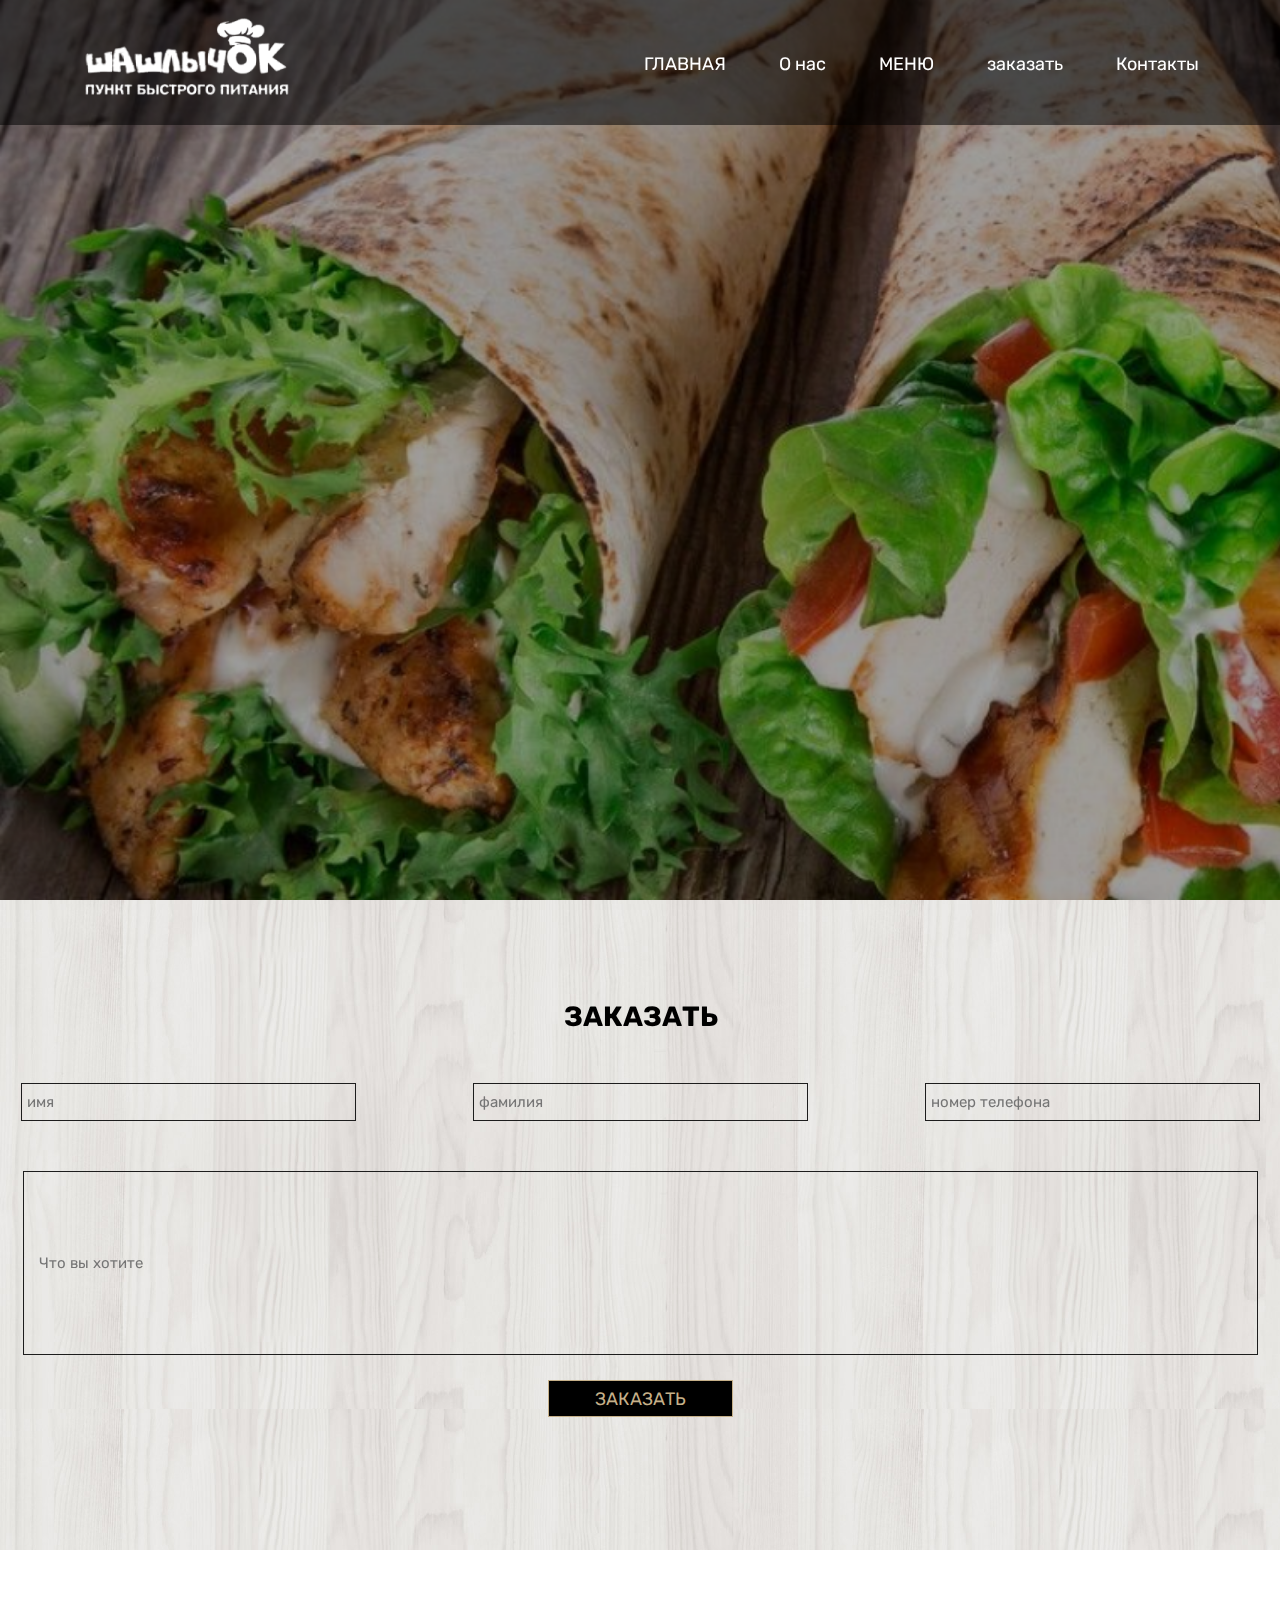
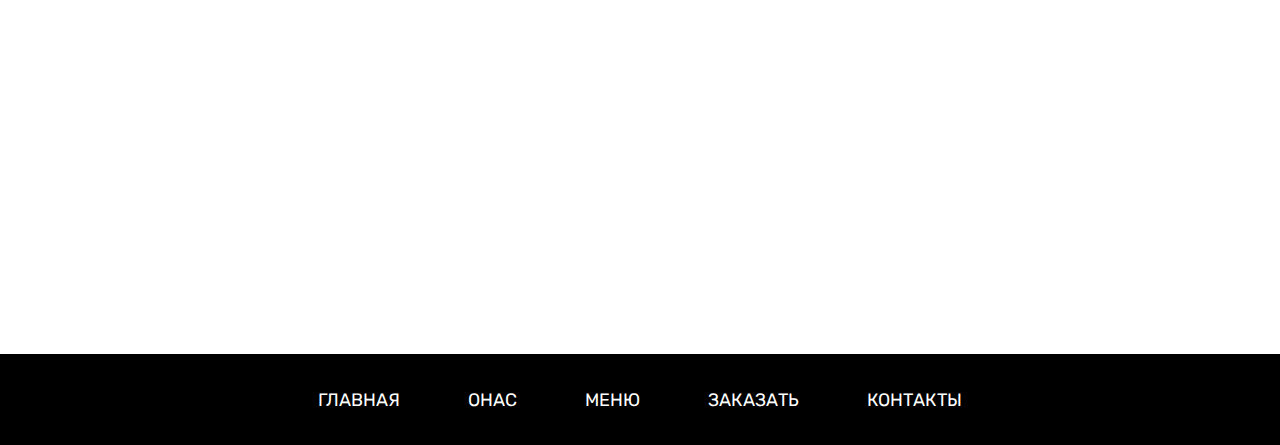
<file: pages/order.html>
<!DOCTYPE html>
<html lang="en">

<head>
    <meta charset="UTF-8">
    <meta name="viewport" content="width=device-width, initial-scale=1.0">
    <title>Document</title>
    <link rel="stylesheet" href="../css/order.css">
    <link rel="stylesheet" href="../css/media5.css">
</head>

<body>
    <header>
        <div class="container">
            <div class="headerBlock">
                <div class="logo">
                    <a href="">
                        <img src="../assets/img/Mask Group.png" alt="Shashlichok Logo">
                    </a>
                </div>
                <div class="menu">
                    <nav>
                        <ul>
                            
                            <li>
                                    <a href="./home.html">ГЛАВНАЯ</a>
                                </li>
                            <li>
                                <a href="./About.html">О нас</a>
                            </li>
                            <li>
                                <a href="./menu.html">МЕНЮ</a>
                            </li>
                            <li>
                                <a href="./order.html">заказать</a>
                            </li>
                            <li>
                                <a href="">Контакты</a>
                            </li>
                        </ul>
                    </nav>
                </div>
                <div class="hamburger-menu">
                    <input id="menu__toggle" type="checkbox" />
                    <label class="menu__btn" for="menu__toggle">
                      <span></span>
                    </label>
                
                    <ul class="menu__box">
                      <li><a class="menu__item" href="./home.html">ГЛАВНАЯ</a></li>
                      <li><a class="menu__item" href="./About.html">О нас</a></li>
                      <li><a class="menu__item" href="./menu.html">МЕНЮ</a></li>
                      <li><a class="menu__item" href="./order.html">заказать</a></li>
                      <li><a class="menu__item" href="#">Контакты</a></li>
                    </ul>
                  </div>
            </div>
        </div>
    </header>
    <section class="firstSection">

    </section>



    <div class="foot">
        <div class="background-photos2">
            <div class="form-text">
                <h1>
                    заказать
                </h1>
            </div>

            <div class="three-input">
                <div class="first-input">
                    <input type="text" placeholder="имя">
                </div>
                <div class="last-input">
                    <input type="text" placeholder="фамилия">
                </div>
                <div class="second-input">
                    <input type="text" placeholder="номер телефона">
                </div>
            </div>

            <div class="big-input">
                <input type="text" placeholder="Что вы хотите">
            </div>

            <div class="button-1">
                    <button>
                        заказать
                    </button>
            </div>


        </div>
</div>
     


<div class="foot-photo">   
    <iframe src="https://www.google.com/maps/embed?pb=!1m18!1m12!1m3!1d3018.4576237603283!2d44.44643097517414!3d40.83987552977867!2m3!1f0!2f0!3f0!3m2!1i1024!2i768!4f13.1!3m3!1m2!1s0x4041bdb839e846b1%3A0xeb278137350d90bb!2sVanadzor%20Football%20Academy!5e0!3m2!1sru!2sam!4v1709144958969!5m2!1sru!2sam" width="600" height="450" style="border:0;" allowfullscreen="" loading="lazy" referrerpolicy="no-referrer-when-downgrade"></iframe>
</div>

<div class="container3">
    <div class="background-photos3">
<footer>
    <div class="footer">
        <nav>
            <ul>
                <li><a href="./home.html"> ГЛАВНАЯ </a></li>
                <li><a href="./about.html"> Онас </a></li>
                <li><a href="./menu.html"> МЕНЮ </a></li>
                <li><a href="./order.html"> заказать </a></li>
                <li><a href=""> Контакты  </a></li>
            </ul>
        </nav>
    </div>    
</footer>
       </div>
    </div>
    





</body>

</html>
</file>
<file: css/main.css>
@import url('https://fonts.googleapis.com/css2?family=Rubik:ital,wght@0,300..900;1,300..900&display=swap');

* {
    margin: 0;
    padding: 0;
    font-family: "Rubik", sans-serif;

}

.container {
    width: 90%;
    margin: auto;
}

header {
    position: -webkit-sticky;
    position: fixed;
    top: 0;
    font-size: 20px;
    width: 100%;
    background-color: #00000088;
}

.headerBlock {
    display: flex;
    align-items: center;
    justify-content: space-between;
}


.menu nav ul {
    display: flex;
    align-items: center;
    gap: 69px;
}

.menu nav ul li {
    list-style: none;
}

.menu nav ul li a {
    color: #fff;
    font-size: 18px;
    letter-spacing: 5%;
    text-decoration: none;
    padding: 3px 26px;
    border: 1px solid transparent;
    transition: 1s;
}

.menu nav ul li a:hover {
    padding: 3px 26px;
    border: 1px solid #fff;
}

.firstSection {
    background-image: url("../assets/img/main.png");
    width: 100%;
    height: 100vh;
    background-repeat: no-repeat;
    background-size: cover;
    background-attachment: fixed;
}

.firstSectionContent {
    display: flex;
    align-items: center;
    height: 100vh;
    flex-direction: column;
    justify-content: flex-end;
    row-gap: 91px;
}

.firstSectionContent span {
    color: #fff;
    font-size: 30px;
    letter-spacing: 6px;
}

.firstSectionContent h1 {
    letter-spacing: 73px;
    color: #fff;
    font-size: 85px;
    font-weight: 300;

}

.sectionTwo {
    background-image: url("./../assets/img/restaurant_post_bg\ 1.jpg");
    width: 100%;
    background-repeat: no-repeat;
    background-size: cover;
}

.sectionTwoBlocks {
    display: flex;
    gap: 39px;
    padding: 37px 0;
}

.sectionTwoBlocks .block span {
    font-size: 28px;
    letter-spacing: 11px;
    margin-top: 46px;
}

.sectionTwoBlocks .block:last-child {
    margin-top: 46px;
}

.sectionTwoBlocks .block h2 {
    font-size: 55px;
    letter-spacing: 14px;
    font-weight: 300;
    margin-top: 16px;
    color: #C6B089;
}

.sectionTwoBlocks .block p {
    font-size: 16px;
    line-height: 166.9%;
    margin-top: 31px;
    padding-right: 111px;
}

.sectionThree {
    background-image: url("./../assets/img/restaurant_blackwood_bg\ 1.png");
    padding: 116px 0;
}

.sectionThreeBlocks {
    display: flex;
    justify-content: center;
    gap: 303px;
}

.sectionThreeBlocks .block {
    display: flex;
    align-items: center;
    justify-content: center;
    flex-direction: column;
    row-gap: 10px;
}

.sectionThreeBlocks .block span {
    font-size: 28px;
    color: #fff;
    line-height: 166.9%;
}

.sectionThreeBlocks .block p {
    color: #C6B089;
    font-size: 20px;
    line-height: 166.9%;

}

.sectionFor .sectionTwoBlocks {
    gap: 184px;
    justify-content: center;
}

.sectionFor .sectionTwoBlocks .block:last-child {
    width: 666px;
}

.sectionFiveBlocks .block {
    position: relative;
    width: 100%;
    height: 256px;
    transition: 1s;
    cursor: pointer;
}

.sectionFiveBlocks img {
    width: 100%;
}
.sectionFiveBlocks .block:hover .hoverBlock {
    opacity: 1;
}

.hoverBlock {
    background: #D72929;
    /* fallback for old browsers */
    background: -webkit-linear-gradient(to right, #d729296e, #dd7e7e75);
    /* Chrome 10-25, Safari 5.1-6 */
    background: linear-gradient(to right, #d729296e, #dd7e7e75);
    /* W3C, IE 10+/ Edge, Firefox 16+, Chrome 26+, Opera 12+, Safari 7+ */
    width: 100%;
    height: 38vh;
    position: absolute;
    top: 0;
    opacity: 0;
}

.hoverBlock p {
    position: absolute;
    font-size: 22px;
    color: #fff;
    bottom: 9px;
    left: 33px;
    text-transform: capitalize;
}

.sectionFiveBlocks {
    display: flex;
    justify-content: space-between;
    background-color: #000;
    height: 38vh;
}

.container2{
    width: 100%;
    background-image: url("../assets/img/restaurant_post_bg 2 (1).png");
    background-repeat: no-repeat;
    background-size: cover;
    display: flex;
    justify-content: center;
    gap: 160px;
  }

.text-menu p{
    color: #000;
    font-weight: 600;
    font-size: 25px;
    line-height: 54px;
    letter-spacing: 0.5px;
    text-transform: uppercase;
}


  .menu-text{
    padding-top: 80px;
  }
  
  .text-menu1{
    color: #000;
    background-size: cover;
    display: flex;
    justify-content: center;
    gap: 120px;
    font-weight: 600;
    font-size: 18px;
    line-height: 38px;
    text-transform: uppercase;
  }
  .text-menu2 nav ul{
    list-style: none;
  }
  .text-menu2 span{
    color: #EC1313;
    font-weight: 600;
    font-size: 15px;
    line-height: 32px;
  }

.background-photos{
    background-image: url("./../assets/img/bg4.png");
    width: 100%;
    height: 704px;
}

.text-food{
display: flex;
justify-content: center;
}

.text-food2{
display: flex;
justify-content: center;
}

.text-food h2{
width: 170px;
height: 34px;
color: #C6B089;
font-size: 16px;
margin-top: 50px;
}

.text-food2 h1{
width: 388px;
height: 71px;
color: #FFFFFF;
font-size: 33px;
text-transform: uppercase;
letter-spacing: 5px;
}

.food-head{
display:flex;
justify-content: center;
align-items: center;
gap: 175px;
margin-top: 70px;
}

.food{
width: 203px;
height: 376px;
border: 1.6px solid #ffffff;
border-radius: 150px 150px 0px 0px;
gap: 50px;
}

.food2{
width: 203px;
height: 376px;
border: 1.6px solid #ffffff;
border-radius: 150px 150px 0px 0px;
gap: 50px;

}

.food3{
width: 203px;
height: 376px;
border: 1.6px solid #ffffff;
border-radius: 150px 150px 0px 0px;
gap: 50px;

}



.icon13{
    width: 154px;
    height: 154px;
    display: flex;
    flex-direction: column;
    justify-content: center;
    margin-top: 60px;
    margin-left: 25px;
    text-align: center;
    align-items: center;
}

.icon13 h1{
    width: 117px;
    height: 36px;
    color: #FFFFFF;
    font-size: 15px;
    position: relative;
    top:35px;
    font-family: Montserrat;
}

.icon14{
    width: 154px;
    height: 154px;
    display: flex;
    flex-direction: column;
    justify-content: center;
    margin-top: 60px;
    text-align: center;
    align-items: center;
    margin-left: 25px;

}

.icon14 h1{
    width: 82px;
    height: 36px;
    color: #FFFFFF;
    font-size: 15px;
    position: relative;
    top:35px;
    font-family: Montserrat;

}

.icon15{
    width: 154px;
    height: 154px;
    display: flex;
    flex-direction: column;
    justify-content: center;
    margin-top: 60px;
    margin-left: 25px;
    text-align: center;
    align-items: center;
}

.icon15 h1{
    width: 100px;
    height: 36px;
    color: #FFFFFF;
    font-size: 15px;
    position: relative;
    top:35px;
    font-family: Montserrat;
    text-transform: uppercase;
}



.sectionTwo {
    background-image: url("./../assets/img/restaurant_post_bg\ 1.jpg");
    width: 100%;
    background-repeat: no-repeat;
    background-size: cover;
}

.sectionTwoBlocks {
    display: flex;
    gap: 39px;
    padding: 37px 0;
}

.sectionTwoBlocks .block span {
    font-size: 28px;
    letter-spacing: 11px;
    margin-top: 46px;
}

.sectionTwoBlocks .block:last-child {
    margin-top: 46px;
}

.sectionTwoBlocks .block h2 {
    font-size: 55px;
    letter-spacing: 14px;
    font-weight: 300;
    margin-top: 16px;
    color: #C6B089;
}

.sectionTwoBlocks .block p {
    font-size: 16px;
    line-height: 166.9%;
    margin-top: 31px;
    padding-right: 111px;
    text-transform: capitalize;
}




.background-photos2{
    background-image: url("./../assets/img/restaurant_blackwood_bg 3.png");
    width: 100%;
    height: 650px;
}

.form-text{
    display: flex;
    justify-content: center;
    position: relative;
    top: 100px;

}

.form-text h1{
    width: 152px;
    height: 33px;
    color: #FFFFFF;
    font-size: 28px;
    letter-spacing: 5%;
    text-transform: uppercase;
}

.three-input{
    display: flex;
    justify-content: center;
    gap: 117px;
    position: relative;
    top: 150px;
    
}

.first-input input{
    width: 328px;
    height: 36px;
    background-color: rgba(0, 0, 0, 0);
    border: 1px solid #FFFFFF;
    font-family: Rubik;
    padding-left: 5px;
    font-size: 15px;
    color: #FFFFFF;

}

.last-input input{
    width: 328px;
    height: 36px;
    background-color: rgba(0, 0, 0, 0);
    border: 1px solid #FFFFFF;
    font-family: Rubik;
    padding-left: 5px;
    font-size: 15px;
    color: #FFFFFF;

}



.second-input input{
    width: 328px;
    height: 36px;
    background-color: rgba(0, 0, 0, 0);
    border: 1px solid #FFFFFF;
    font-family: Rubik;
    padding-left: 5px;
    font-size: 15px;
    color: #FFFFFF;

}

.big-input{
    display: flex;
    justify-content: center;
}

.big-input input{
    width: 1218px;
    height: 182px;
    background-color: rgba(0, 0, 0, 0);
    border: 1px solid #FFFFFF;
    font-family: Rubik;
    font-size: 15px;
    color: #FFFFFF;
    position: relative;
    top: 200px;
    padding-left: 15px;

}

.button-1{
    display: flex;
    justify-content: center;
}


.button-1 button{
    width: 185px;
    height: 37px;
    background-color: black;
    border: 1px solid #C6B089;
    color: #C6B089;
    font-size: 18px;
    letter-spacing: 5%;
    text-transform: uppercase;
    position: relative;
    top: 225px;
    cursor: pointer;
    
}




.footer{
    width: 100%;
    height: 91px;
    background-color: #000000;
}

.footer nav ul{
    display: flex;
    justify-content: center;
    list-style-type: none;
    gap: 68px;
    position: relative;
    top: 35px;
}

.footer nav ul a{
    text-decoration: none;
    color: #FFFFFF;
    font-size: 18px;
    letter-spacing: 5%;
    text-transform: uppercase;
}




#menu__toggle {
  opacity: 0;
}
#menu__toggle:checked + .menu__btn > span {
  transform: rotate(45deg);
}
#menu__toggle:checked + .menu__btn > span::before {
  top: 0;
  transform: rotate(0deg);
}
#menu__toggle:checked + .menu__btn > span::after {
  top: 0;
  transform: rotate(90deg);
}
#menu__toggle:checked ~ .menu__box {
  left: 0 !important;
}
.menu__btn {
  position: fixed;
  top: 20px;
  left: 20px;
  width: 26px;
  height: 26px;
  cursor: pointer;
  z-index: 1;
}
.menu__btn > span,
.menu__btn > span::before,
.menu__btn > span::after {
  display: block;
  position: absolute;
  width: 100%;
  height: 2px;
  background-color: #616161;
  transition-duration: .25s;
}
.menu__btn > span::before {
  content: '';
  top: -8px;
}
.menu__btn > span::after {
  content: '';
  top: 8px;
}
.menu__box {
  display: block;
  position: fixed;
  top: 0;
  left: -100%;
  width: 300px;
  height: 100%;
  margin: 0;
  padding: 80px 0;
  list-style: none;
  background-color: #ECEFF1;
  box-shadow: 2px 2px 6px rgba(0, 0, 0, .4);
  transition-duration: .25s;
}
.menu__item {
  display: block;
  padding: 12px 24px;
  color: #333;
  font-family: 'Roboto', sans-serif;
  font-size: 20px;
  font-weight: 600;
  text-decoration: none;
  transition-duration: .25s;
}

.menu__item:hover {
  background-color: #CFD8DC;
}

.hamburger-menu{
        display: none;
}

.chgidemesim2{
    background-color: #D9D9D9;
    border-radius: 50%;
}


.chgidemesim3{
    background-color: #ffffff;
    border-radius: 10%;
}

.chgidemesim4{
        margin-top: 15px;
}

.chgidemesim5{
margin-top: 25px;
}

.chgidemesim6{
    margin-top: 25px;
    }

.chgidemesimdiv{
    display: flex;
    flex-direction: column;
    row-gap: 10px;
}

.chgidemesimdiv2{
        display: flex;
        flex-direction: column;
        row-gap: 10px;
}

.chgidemesimdiv3{
    display: flex;
    flex-direction: column;
    row-gap: 10px;
}
</file>
<file: css/media.css>
@media only screen and (max-width: 1440px) {}

@media only screen and (max-width: 1300px) {
    .menu nav ul {
        gap: 19px;
    }

    .menu nav ul li a {
        padding: 3px 16px;
    }

    .firstSectionContent {
        row-gap: 40px;
    }

    .firstSectionContent h1 {
        letter-spacing: 43px;
        font-size: 55px;
    }

    .firstSectionContent span {
        font-size: 20px;
    }

    .sectionTwoBlocks .block span {
        font-size: 18px;
    }

    .sectionTwoBlocks .block h2 {
        font-size: 35px;
    }

    .shashlikBlud {
        width: 500px;
    }

    .sectionThreeBlocks {
        gap: 150px;
    }

    .sectionFor .sectionTwoBlocks {
        gap: 84px;
    }

    .sectionFor .sectionTwoBlocks .block:last-child {
        width: 100%;
    }
}

@media only screen and (max-width: 1100px) {
    .sectionTwoBlocks .block span {
        letter-spacing: 0;
    }

    .sectionTwoBlocks .block h2 {
        letter-spacing: 0;
        font-size: 30px;
    }

    .sectionTwoBlocks .block p {
        padding-right: 0;
    }

    .text-menu1{
        font-size: 14px;
        }

}

@media only screen and (max-width: 1250px) {
    .first-input input{
        width: 245px;
        height: 26px;
    }

    .last-input input{
        width: 245px;
        height: 26px;
    }

    .second-input input{
        width: 245px;
        height: 26px;
    }

    .big-input input{
        width: 980px;
        height: 147px;
    }

}

@media only screen and (max-width: 991px) {
    .menu nav ul {
        display: none;
    }

    .hamburger-menu{
            display: block;
    }

    .logo img {
        width: 170px;
    }

    .sectionTwoBlocks {
        flex-direction: column-reverse;
        text-align: center;
    }

    .sectionThreeBlocks .block p {
        font-size: 16px;
    }

    .sectionThreeBlocks {
        gap: initial;
        justify-content: space-between;
    }

    .sectionFiveBlocks {
        flex-direction: column;
        align-items: center;
        height: 100%;
    }

    .sectionFiveBlocks .block {
        width: 100%;
        height: 100%;
    }

    .sectionFiveBlocks .hoverBlock {
        width: 100%;
        height: 100%;
    }

    .container2{
        display: flex;
        flex-direction: column-reverse;
    }

    .photo{
        display: flex;
        justify-content: center;
    }

    .text-menu p{
        text-align: center;
    }

    .food-head{
        flex-direction: column;
    }

    .background-photos{
        height: 1800px;
    }

    .three-input{
        flex-direction: column;
        align-items: center;
        gap: 25px;
    }
    .headerBlock {
        display: flex;
        align-items: center;
        justify-content: flex-end;
    }

    .menu__btn{
            margin-top: 20px;
    }

    .menu__box{ 
            width: 100%;
            display: flex;
            flex-direction: column;
            align-items: center;
    }

}

@media only screen and (max-width: 700px) {
    .firstSectionContent h1 {
        font-size: 45px;
        letter-spacing: 10px;
    }

    .firstSectionContent span {
        text-align: center;
    }
}

@media only screen and (max-width: 650px) {
    .footer nav ul a{
        font-size: 15px;
        gap: 50px;
    }
}

@media only screen and (max-width: 600px) {
    .sectionThreeBlocks {
        flex-direction: column;
        row-gap: 20px;
    }

    .text-menu1{
        font-size: 15px;
    }

    .sherepaman{
        width: 300px;
    }

    .footer nav ul a{
        font-size: 13px;
        gap: 35px;
    }

}

@media only screen and (max-width: 550px){
    .footer nav ul a{
        font-size: 15px;
        gap: 25px;
    }
    .footer nav ul{
        flex-direction: column;
        align-items: center;
    }
    .footer{
    height: 450px;
    }
}


@media only screen and (max-width: 530px){
    .shashlikBlud{
        width: 80%;
    }
}

@media only screen and (max-width: 500px) {

    .sectionTwoBlocks .block p {
        font-size: 14px;
    }

    .sectionFor img {
        width: 80%;
    }

    .text-menu1{
        font-size: 11px;
    }

}




@media only screen and (max-width: 420px) {
    .text-menu1{
    font-size: 9px;
    }

    .photoshefpower{
        width: 300px;
    }



}

@media only screen and (max-width: 375px) {
    .text-menu1{
    font-size: 6px;
    }

}

@media only screen and (max-width: 362px) {
    .text-food2 h1{
        font-size: 30px;
        text-align: center;
    }



}
</file>
<file: css/about.css>
@import url('https://fonts.googleapis.com/css2?family=Rubik:ital,wght@0,300..900;1,300..900&display=swap');

* {
    margin: 0;
    padding: 0;
    font-family: "Rubik", sans-serif;

}

.container {
    width: 90%;
    margin: auto;
}

header {
    position: -webkit-sticky;
    position: fixed;
    top: 0;
    font-size: 20px;
    width: 100%;
    background-color: #00000088;
}

.headerBlock {
    display: flex;
    align-items: center;
    justify-content: space-between;
}

.menu nav ul {
    display: flex;
    align-items: center;
    gap: 69px;
}

.menu nav ul li {
    list-style: none;
}

.menu nav ul li a {
    color: #fff;
    font-size: 18px;
    letter-spacing: 5%;
    text-decoration: none;
    padding: 3px 26px;
    border: 1px solid transparent;
    transition: 1s;
}

.menu nav ul li a:hover {
    padding: 3px 26px;
    border: 1px solid #fff;
}



.firstSection {
    background-image: url("../assets/img/photo1708946368.jpeg");
    width: 100%;
    height: 100vh;
    background-repeat: no-repeat;
    background-size: cover;
    background-attachment: fixed;
}



.photo-text{
    display:flex;
    justify-content: space-evenly;
}

.photo{
    margin-top: 73px;
}

.text{
    margin-top: 100px;
    display: flex;
    flex-direction: column;

}

.text h2{
    color: #000000;
    font-size: 28px;
    letter-spacing: 5%;
    align-self: center;
    
}

.text h1{
    color: #000000;
    font-size: 33px;
    letter-spacing: 5%;
    align-self: center;
    
}

.text p{
    width: 550px;
    height: 92px;
    color: #777777;
    font-size: 16px;
    line-height: 143.4%;
    text-transform: uppercase;
    margin-top: 25px;
}



.photo2{
    margin-top: -100px;
}

.text2{
    margin-top: 100px;
    display: flex;
    flex-direction: column;

}

.text2 h2{
    color: #000000;
    font-size: 28px;
    letter-spacing: 5%;
    align-self: center;
}

.text2 h1{
    color: #000000;
    font-size: 33px;
    letter-spacing:5%;
    margin-top: 5px;
    text-transform: uppercase;
    align-self: center;
}

.text2 p{
    width: 550px;
    height: 92px;
    color: #777777;
    font-size: 16px;
    line-height: 143.4%;
    text-transform: uppercase;
    margin-top: 70px;
}

.text-photo{
    display:flex;
    justify-content: space-evenly;
    margin-top: 50px;
    
}


.container2{
    width: 100%;
    height: 325px;
    background-color: red;

}

.text-head{
    display: flex;
    gap: 175px;
    justify-content: center;
}

.container2 h1{
    color: #FFFFFF;
    font-family: Montserrat;
    font-size: 80px;
    line-height: 143.4%;

}

.container2 p{
    color: #FFFFFF;
    font-family: Montserrat;
    font-size: 18px;
    line-height: 143.4%;
}

.text3{
    margin-top: 100px;
}

.text4{
    margin-top: 100px;
}

.text5{
    margin-top: 100px;
}

.text5 p{
    margin-top: 35px;
}

.text5 img{
    margin-top: 20px;
}
.text6{
    margin-top: 100px;
}

.foot-photo iframe{
    width:100%;
    height: 277px;
}

.background-photos2{
    width: 100%;
    height: 90px;
    background-color: #000000;
}

.footer{
    width: 100%;
    height: 91px;
    background-color: #000000;
}

.footer nav ul{
    display: flex;
    justify-content: center;
    list-style-type: none;
    gap: 68px;
    position: relative;
    top: 35px;
}

.footer nav ul a{
    text-decoration: none;
    color: #FFFFFF;
    font-size: 18px;
    letter-spacing: 5%;
    text-transform: uppercase;
}

.hamburger{
    display: none;
}


#menu__toggle {
    opacity: 0;
  }
  #menu__toggle:checked + .menu__btn > span {
    transform: rotate(45deg);
  }
  #menu__toggle:checked + .menu__btn > span::before {
    top: 0;
    transform: rotate(0deg);
  }
  #menu__toggle:checked + .menu__btn > span::after {
    top: 0;
    transform: rotate(90deg);
  }
  #menu__toggle:checked ~ .menu__box {
    left: 0 !important;
  }
  .menu__btn {
    position: fixed;
    top: 20px;
    left: 20px;
    width: 26px;
    height: 26px;
    cursor: pointer;
    z-index: 1;
  }
  .menu__btn > span,
  .menu__btn > span::before,
  .menu__btn > span::after {
    display: block;
    position: absolute;
    width: 100%;
    height: 2px;
    background-color: #616161;
    transition-duration: .25s;
  }
  .menu__btn > span::before {
    content: '';
    top: -8px;
  }
  .menu__btn > span::after {
    content: '';
    top: 8px;
  }
  .menu__box {
    display: block;
    position: fixed;
    top: 0;
    left: -100%;
    width: 300px;
    height: 100%;
    margin: 0;
    padding: 80px 0;
    list-style: none;
    background-color: #ECEFF1;
    box-shadow: 2px 2px 6px rgba(0, 0, 0, .4);
    transition-duration: .25s;
  }
  .menu__item {
    display: block;
    padding: 12px 24px;
    color: #333;
    font-family: 'Roboto', sans-serif;
    font-size: 20px;
    font-weight: 600;
    text-decoration: none;
    transition-duration: .25s;
  }
  
  .menu__item:hover {
    background-color: #CFD8DC;
  }
  
  .hamburger-menu{
          display: none;
  }
</file>
<file: css/media3.css>
@media only screen and (max-width: 1300px) {
    .menu nav ul {
        gap: 19px;
    }

    .menu nav ul li a {
        padding: 3px 16px;
    }


    
}

@media only screen and (max-width: 1100px) {
    .text-head{
        gap: 115px;
    }

}





@media only screen and (max-width: 991px) {
    .menu nav ul {
        display: none;
    }

    .logo img {
        width: 170px;
    }

    .hamburger-menu{
        display: block;
}

.headerBlock {
    display: flex;
    align-items: center;
    justify-content: flex-end;
}

.menu__btn{
    margin-top: 20px;
}

.menu__box{ 
    width: 100%;
    display: flex;
    flex-direction: column;
    align-items: center;
}

    .photo-text{
        flex-direction: column-reverse;
    }

    .text{
        justify-content: center;
        text-align: center;

    }

    .text p{
        top: 10px;   

    }

    .photo img{
        margin-top: 50px;
        width: 45%;
    }

    .photo{
        display: flex;
        justify-content: center;
    }

    .text-photo{
        flex-direction: column;
    }

    .photo2{
        display: flex;
        justify-content: center;
        margin-top: 130px;
    }

    .photo2 img{
        width: 35%;
    }

    .container2{
        margin-top: 150px;
    }

    .foot-photo{
        position: relative;
        top: 150px;
    }

    .background-photos2{
        position: relative;
        top: 150px;
    }

    .shaurma{
        display: flex;
        align-self: center;
    }

    .text2 h1{
            text-align: center;
            align-self: center;
    }

    .text2 h2{
        text-align: center;
}

.text2 p{
    text-align: center;
    align-self: center;
    top: 35px;
}


}







@media only screen and (max-width: 890px) {
    .text-head{
        gap:70px;
    }
}   

@media only screen and (max-width:755px) {
    .text-head{
        gap:40px;
    }
} 

@media only screen and (max-width:665px) {
    .text-head{
        gap:20px;
    }
} 

@media only screen and (max-width: 650px) {
    .footer nav ul a{
        font-size: 15px;
        gap: 50px;
    }
}

@media only screen and (max-width:603px) {
    .text-head{
        gap:10px;
    }

    .container2 h1{
        font-size: 50px;
    }
    
    .container2 p{
        font-size: 15px;
    }

    .text5 img{
        width: 70%;
    }

} 

@media only screen and (max-width: 600px) {
    .footer nav ul a{
        font-size: 13px;
        gap: 35px;
    }

}

@media only screen and (max-width: 550px){
    .footer nav ul a{
        font-size: 15px;
        gap: 25px;
    }
    .footer nav ul{
        flex-direction: column;
        align-items: center;
    }
    .footer{
    height: 450px;
    }


    .text p{
        width: auto;
        font-size: 14px;
    }

    .text2 p{
        width: auto;
        font-size: 13px;
    }





}


@media only screen and (max-width:505px) {
    .text-head{
        gap:10px;
    }

    .container2 h1{
        text-align: center;
        font-size: 50px;
    }
    
    .container2 p{
        text-align: center;
    }

    .text5{
        display: flex;
        flex-direction: column;
    }

    .text5 img{
        align-items: center;
        align-self: center;
        text-align: center;
    }

} 






@media only screen and (max-width: 420px) {

    .container2 h1{
        font-size: 35px;
    }

    .text5 img{
        width: 60%;
    }

}

@media only screen and (max-width: 430px) {
    .text2 h1{
        font-size:27px;
    }
}


@media only screen and (max-width: 362px) {



    .text h2{
        font-size: 25px;
    }

    .text h1{
        font-size:27px;
    }

}
</file>
<file: css/main2.css>
@import url('https://fonts.googleapis.com/css2?family=Rubik:ital,wght@0,300..900;1,300..900&display=swap');

* {
    margin: 0;
    padding: 0;
    font-family: "Rubik", sans-serif;

}

.container {
    width: 90%;
    margin: auto;
}

header {
    position: -webkit-sticky;
    position: fixed;
    top: 0;
    font-size: 20px;
    width: 100%;
    background-color: #00000088;
}

.headerBlock {
    display: flex;
    align-items: center;
    justify-content: space-between;
}

.menu nav ul {
    display: flex;
    align-items: center;
    gap: 69px;
}

.menu nav ul li {
    list-style: none;
}

.menu nav ul li a {
    color: #fff;
    font-size: 18px;
    letter-spacing: 5%;
    text-decoration: none;
    padding: 3px 26px;
    border: 1px solid transparent;
    transition: 1s;
}

.menu nav ul li a:hover {
    padding: 3px 26px;
    border: 1px solid #fff;
}

.firstSection {
    background-image: url("../assets/img/Group\ 2.jpg");
    width: 100%;
    height: 100vh;
    background-repeat: no-repeat;
    background-size: cover;
    background-attachment: fixed;
}

.firstSectionContent {
    display: flex;
    align-items: center;
    height: 100vh;
    flex-direction: column;
    justify-content: flex-end;
    row-gap: 91px;
}

.firstSectionContent span {
    color: #fff;
    font-size: 30px;
    letter-spacing: 6px;
}

.firstSectionContent h1 {
    letter-spacing: 73px;
    color: #fff;
    font-size: 85px;
    font-weight: 300;

}

.sectionTwo {
    background-image: url("../../assets/img/restaurant_post_bg\ 1.jpg");
    width: 100%;
    background-repeat: no-repeat;
    background-size: cover;
}

.sectionTwoBlocks {
    display: flex;
    gap: 39px;
    padding: 37px 0;
}

.sectionTwoBlocks .block span {
    font-size: 28px;
    letter-spacing: 11px;
    margin-top: 46px;
}

.sectionTwoBlocks .block:last-child {
    margin-top: 46px;
}

.sectionTwoBlocks .block h2 {
    font-size: 55px;
    letter-spacing: 14px;
    font-weight: 300;
    margin-top: 16px;
    color: #C6B089;
}

.sectionTwoBlocks .block p {
    font-size: 16px;
    line-height: 166.9%;
    margin-top: 31px;
    padding-right: 111px;
}

.sectionThree {
    background-image: url("./../assets/img/restaurant_blackwood_bg\ 1.png");
    padding: 116px 0;
}

.sectionThreeBlocks {
    display: flex;
    justify-content: center;
    gap: 303px;
}

.sectionThreeBlocks .block {
    display: flex;
    align-items: center;
    justify-content: center;
    flex-direction: column;
    row-gap: 10px;
}

.sectionThreeBlocks .block span {
    font-size: 28px;
    color: #fff;
    line-height: 166.9%;
}

.sectionThreeBlocks .block p {
    color: #C6B089;
    font-size: 20px;
    line-height: 166.9%;

}

.sectionFor .sectionTwoBlocks {
    gap: 184px;
    justify-content: center;
}

.sectionFor .sectionTwoBlocks .block:last-child {
    width: 666px;
}

.sectionFiveBlocks .block {
    position: relative;
    width: 100%;
    height: 256px;
    transition: 1s;
    cursor: pointer;
}

.sectionFiveBlocks img {
    width: 100%;
}
.sectionFiveBlocks .block:hover .hoverBlock {
    opacity: 1;
}

.hoverBlock {
    background: #D72929;
    /* fallback for old browsers */
    background: -webkit-linear-gradient(to right, #d729296e, #dd7e7e75);
    /* Chrome 10-25, Safari 5.1-6 */
    background: linear-gradient(to right, #d729296e, #dd7e7e75);
    /* W3C, IE 10+/ Edge, Firefox 16+, Chrome 26+, Opera 12+, Safari 7+ */
    width: 100%;
    height: 38vh;
    position: absolute;
    top: 0;
    opacity: 0;
}

.hamburger {
    display: none;
}

.hoverBlock p {
    position: absolute;
    font-size: 22px;
    color: #fff;
    bottom: 9px;
    left: 33px;
    text-transform: capitalize;
}

.sectionFiveBlocks {
    display: flex;
    justify-content: space-between;
    background-color: #000;
    height: 38vh;
}

.container2{
    width: 100%;
    background-image: url("../assets/img/restaurant_post_bg 2 (1).png");
    background-repeat: no-repeat;
    background-size: cover;
    display: flex;
    justify-content: center;
    gap: 160px;
  }

.text-menu p{
    color: #000;
    font-weight: 600;
    font-size: 25px;
    line-height: 54px;
    letter-spacing: 0.5px;
    text-transform: uppercase;
}


  .menu-text{
    padding-top: 80px;
  }
  
  .text-menu1{
    color: #000;
    background-size: cover;
    display: flex;
    justify-content: center;
    gap: 120px;
    font-weight: 600;
    font-size: 18px;
    line-height: 38px;
    text-transform: uppercase;
  }
  .text-menu2 nav ul{
    list-style: none;
  }
  .text-menu2 span{
    color: #EC1313;
    font-weight: 600;
    font-size: 15px;
    line-height: 32px;
  }

.background-photos{
    background-image: url("./../assets/img/bg4.png");
    width: 100%;
    height: 704px;
}

.text-food{
display: flex;
justify-content: center;
position: relative;
top: 50px;
}

.text-food2{
display: flex;
justify-content: center;
position: relative;
top: 50px;

}

.text-food h2{
width: 170px;
height: 34px;
color: #C6B089;
font-size: 16px;

}

.text-food2 h1{
width: 388px;
height: 71px;
color: #FFFFFF;
font-size: 33px;
text-transform: uppercase;
letter-spacing: 5px;

}

.food-head{
display:flex;
justify-content: center;
align-items: center;
gap: 175px;
position: relative;
top: 200px;
}

.food{
width: 203px;
height: 376px;
border: 1.6px solid #ffffff;
border-radius: 150px 150px 0px 0px;
gap: 50px;
position: relative;
top: -75px;
}

.food2{
width: 203px;
height: 376px;
border: 1.6px solid #ffffff;
border-radius: 150px 150px 0px 0px;
gap: 50px;
position: relative;
top: -75px;
}

.food3{
width: 203px;
height: 376px;
border: 1.6px solid #ffffff;
border-radius: 150px 150px 0px 0px;
gap: 50px;
position: relative;
top: -75px;
}



.icon13{
    width: 154px;
    height: 154px;
    display: flex;
    flex-direction: column;
    justify-content: center;
    position: relative;
    top:60px;
    margin-left: 25px;
    text-align: center;
    align-items: center;
}

.icon13 h1{
    width: 117px;
    height: 36px;
    color: #FFFFFF;
    font-size: 15px;
    position: relative;
    top:35px;
    font-family: Montserrat;
}

.icon14{
    width: 154px;
    height: 154px;
    display: flex;
    flex-direction: column;
    justify-content: center;
    position: relative;
    top:60px;
    text-align: center;
    align-items: center;
    margin-left: 25px;

}

.icon14 h1{
    width: 82px;
    height: 36px;
    color: #FFFFFF;
    font-size: 15px;
    position: relative;
    top:35px;
    font-family: Montserrat;

}

.icon15{
    width: 154px;
    height: 154px;
    display: flex;
    flex-direction: column;
    justify-content: center;
    position: relative;
    top:60px;
    margin-left: 25px;
    text-align: center;
    align-items: center;
}

.icon15 h1{
    width: 100px;
    height: 36px;
    color: #FFFFFF;
    font-size: 15px;
    position: relative;
    top:35px;
    font-family: Montserrat;
    text-transform: uppercase;
}



.sectionTwo {
    background-image: url("./../assets/img/restaurant_post_bg\ 1.jpg");
    width: 100%;
    background-repeat: no-repeat;
    background-size: cover;
}

.sectionTwoBlocks {
    display: flex;
    gap: 39px;
    padding: 37px 0;
}

.sectionTwoBlocks .block span {
    font-size: 28px;
    letter-spacing: 11px;
    margin-top: 46px;
}

.sectionTwoBlocks .block:last-child {
    margin-top: 46px;
}

.sectionTwoBlocks .block h2 {
    font-size: 55px;
    letter-spacing: 14px;
    font-weight: 300;
    margin-top: 16px;
    color: #C6B089;
}

.sectionTwoBlocks .block p {
    font-size: 16px;
    line-height: 166.9%;
    margin-top: 31px;
    padding-right: 111px;
    text-transform: capitalize;
}




.background-photos2{
    background-image: url("./../assets/img/restaurant_blackwood_bg 3.png");
    width: 100%;
    height: 650px;
}

.form-text{
    display: flex;
    justify-content: center;
    position: relative;
    top: 100px;

}

.form-text h1{
    width: 152px;
    height: 33px;
    color: #FFFFFF;
    font-size: 28px;
    letter-spacing: 5%;
    text-transform: uppercase;
}

.three-input{
    display: flex;
    justify-content: center;
    gap: 117px;
    position: relative;
    top: 150px;
    
}

.first-input input{
    width: 328px;
    height: 36px;
    background-color: rgba(0, 0, 0, 0);
    border: 1px solid #FFFFFF;
    font-family: Rubik;
    padding-left: 5px;
    font-size: 15px;
    color: #FFFFFF;

}

.last-input input{
    width: 328px;
    height: 36px;
    background-color: rgba(0, 0, 0, 0);
    border: 1px solid #FFFFFF;
    font-family: Rubik;
    padding-left: 5px;
    font-size: 15px;
    color: #FFFFFF;

}



.second-input input{
    width: 328px;
    height: 36px;
    background-color: rgba(0, 0, 0, 0);
    border: 1px solid #FFFFFF;
    font-family: Rubik;
    padding-left: 5px;
    font-size: 15px;
    color: #FFFFFF;

}

.big-input{
    display: flex;
    justify-content: center;
}

.big-input input{
    width: 1218px;
    height: 182px;
    background-color: rgba(0, 0, 0, 0);
    border: 1px solid #FFFFFF;
    font-family: Rubik;
    font-size: 15px;
    color: #FFFFFF;
    position: relative;
    top: 200px;
    padding-left: 15px;
}

.button-1{
    display: flex;
    justify-content: center;
}


.button-1 button{
    width: 185px;
    height: 37px;
    background-color: black;
    border: 1px solid #C6B089;
    color: #C6B089;
    font-size: 18px;
    letter-spacing: 5%;
    text-transform: uppercase;
    position: relative;
    top: 225px;
    cursor: pointer;
    
}




.footer{
    width: 100%;
    height: 91px;
    background-color: #000000;
}

.footer nav ul{
    display: flex;
    justify-content: center;
    list-style-type: none;
    gap: 68px;
    position: relative;
    top: 35px;
}

.footer nav ul a{
    text-decoration: none;
    color: #FFFFFF;
    font-size: 18px;
    letter-spacing: 5%;
    text-transform: uppercase;
}




#menu__toggle {
    opacity: 0;
  }
  #menu__toggle:checked + .menu__btn > span {
    transform: rotate(45deg);
  }
  #menu__toggle:checked + .menu__btn > span::before {
    top: 0;
    transform: rotate(0deg);
  }
  #menu__toggle:checked + .menu__btn > span::after {
    top: 0;
    transform: rotate(90deg);
  }
  #menu__toggle:checked ~ .menu__box {
    left: 0 !important;
  }
  .menu__btn {
    position: fixed;
    top: 20px;
    left: 20px;
    width: 26px;
    height: 26px;
    cursor: pointer;
    z-index: 1;
  }
  .menu__btn > span,
  .menu__btn > span::before,
  .menu__btn > span::after {
    display: block;
    position: absolute;
    width: 100%;
    height: 2px;
    background-color: #616161;
    transition-duration: .25s;
  }
  .menu__btn > span::before {
    content: '';
    top: -8px;
  }
  .menu__btn > span::after {
    content: '';
    top: 8px;
  }
  .menu__box {
    display: block;
    position: fixed;
    top: 0;
    left: -100%;
    width: 300px;
    height: 100%;
    margin: 0;
    padding: 80px 0;
    list-style: none;
    background-color: #ECEFF1;
    box-shadow: 2px 2px 6px rgba(0, 0, 0, .4);
    transition-duration: .25s;
  }
  .menu__item {
    display: block;
    padding: 12px 24px;
    color: #333;
    font-family: 'Roboto', sans-serif;
    font-size: 20px;
    font-weight: 600;
    text-decoration: none;
    transition-duration: .25s;
  }
  
  .menu__item:hover {
    background-color: #CFD8DC;
  }
  
  .hamburger-menu{
          display: none;
  }
  
  .chgidemesim2{
      background-color: #D9D9D9;
      border-radius: 50%;
  }
  
  
  .chgidemesim3{
      background-color: #ffffff;
      border-radius: 10%;
  }
  
  .chgidemesim4{
          margin-top: 15px;
  }
  
  .chgidemesim5{
  margin-top: 25px;
  }
  
  .chgidemesim6{
      margin-top: 25px;
      }
  
  .chgidemesimdiv{
      display: flex;
      flex-direction: column;
      row-gap: 10px;
  }
  
  .chgidemesimdiv2{
          display: flex;
          flex-direction: column;
          row-gap: 10px;
  }
  
  .chgidemesimdiv3{
      display: flex;
      flex-direction: column;
      row-gap: 10px;
  }
</file>
<file: css/media2.css>
@media only screen and (max-width: 1440px) {}

@media only screen and (max-width: 1300px) {
    .menu nav ul {
        gap: 19px;
    }

    .menu nav ul li a {
        padding: 3px 16px;
    }

    .firstSectionContent {
        row-gap: 40px;
    }

    .firstSectionContent h1 {
        letter-spacing: 43px;
        font-size: 55px;
    }

    .firstSectionContent span {
        font-size: 20px;
    }

    .sectionTwoBlocks .block span {
        font-size: 18px;
    }

    .sectionTwoBlocks .block h2 {
        font-size: 35px;
    }

    .shashlikBlud {
        width: 500px;
    }

    .sectionThreeBlocks {
        gap: 150px;
    }

    .sectionFor .sectionTwoBlocks {
        gap: 84px;
    }

    .sectionFor .sectionTwoBlocks .block:last-child {
        width: 100%;
    }
}

@media only screen and (max-width: 1100px) {
    .sectionTwoBlocks .block span {
        letter-spacing: 0;
    }

    .sectionTwoBlocks .block h2 {
        letter-spacing: 0;
        font-size: 30px;
    }

    .sectionTwoBlocks .block p {
        padding-right: 0;
    }

    .text-menu1{
        font-size: 14px;
        }

}

@media only screen and (max-width: 1250px) {
    .first-input input{
        width: 245px;
        height: 26px;
    }

    .last-input input{
        width: 245px;
        height: 26px;
    }

    .second-input input{
        width: 245px;
        height: 26px;
    }

    .big-input input{
        width: 980px;
        height: 147px;
    }

}

@media only screen and (max-width: 991px) {
    .menu nav ul {
        display: none;
    }

    .logo img {
        width: 170px;
    }

    .hamburger-menu{
        display: block;
}

.headerBlock {
    display: flex;
    align-items: center;
    justify-content: flex-end;
}


.menu__btn{
    margin-top: 20px;
}

.menu__box{ 
    width: 100%;
    display: flex;
    flex-direction: column;
    align-items: center;
}

    .sectionTwoBlocks {
        flex-direction: column-reverse;
        text-align: center;
    }

    .sectionThreeBlocks .block p {
        font-size: 16px;
    }

    .sectionThreeBlocks {
        gap: initial;
        justify-content: space-between;
    }

    .sectionFiveBlocks {
        flex-direction: column;
        align-items: center;
        height: 100%;
    }

    .sectionFiveBlocks .block {
        width: 100%;
        height: 100%;
    }

    .sectionFiveBlocks .hoverBlock {
        width: 100%;
        height: 100%;
    }

    .container2{
        display: flex;
        flex-direction: column-reverse;
    }

    .photo{
        display: flex;
        justify-content: center;
    }

    .text-menu p{
        text-align: center;
    }

    .food-head{
        flex-direction: column;
    }

    .background-photos{
        height: 1800px;
    }

    .three-input{
        flex-direction: column;
        align-items: center;
        gap: 25px;
    }

}

@media only screen and (max-width: 700px) {
    .firstSectionContent h1 {
        font-size: 45px;
        letter-spacing: 10px;
    }

    .firstSectionContent span {
        text-align: center;
    }
}

@media only screen and (max-width: 650px) {
    .footer nav ul a{
        font-size: 15px;
        gap: 50px;
    }
}

@media only screen and (max-width: 600px) {
    .sectionThreeBlocks {
        flex-direction: column;
        row-gap: 20px;
    }

    .text-menu1{
        font-size: 15px;
    }

    .sherepaman{
        width: 300px;
    }

    .footer nav ul a{
        font-size: 13px;
        gap: 35px;
    }

}

@media only screen and (max-width: 550px){
    .footer nav ul a{
        font-size: 15px;
        gap: 25px;
    }
    .footer nav ul{
        flex-direction: column;
        align-items: center;
    }
    .footer{
    height: 450px;
    }
}


@media only screen and (max-width: 530px){
    .shashlikBlud{
        width: 80%;
    }
}

@media only screen and (max-width: 500px) {

    .sectionTwoBlocks .block p {
        font-size: 14px;
    }

    .sectionFor img {
        width: 80%;
    }

    .text-menu1{
        font-size: 11px;
    }

}



@media only screen and (max-width: 420px) {
    .text-menu1{
    font-size: 9px;
    }

    .photoshefpower{
        width: 300px;
    }



}

@media only screen and (max-width: 375px) {
    .text-menu1{
    font-size: 6px;
    }

}

@media only screen and (max-width: 362px) {
    .text-food2 h1{
        font-size: 30px;
        text-align: center;
    }



}
</file>
<file: css/menu.css>
@import url('https://fonts.googleapis.com/css2?family=Rubik:ital,wght@0,300..900;1,300..900&display=swap');

* {
    margin: 0;
    padding: 0;
    font-family: "Rubik", sans-serif;

}

.container {
    width: 90%;
    margin: auto;
}

header {
    position: -webkit-sticky;
    position: fixed;
    top: 0;
    font-size: 20px;
    width: 100%;
    background-color: #00000088;
}

.headerBlock {
    display: flex;
    align-items: center;
    justify-content: space-between;
}

.menu nav ul {
    display: flex;
    align-items: center;
    gap: 69px;
}

.menu nav ul li {
    list-style: none;
}

.menu nav ul li a {
    color: #fff;
    font-size: 18px;
    letter-spacing: 5%;
    text-decoration: none;
    padding: 3px 26px;
    border: 1px solid transparent;
    transition: 1s;
}

.menu nav ul li a:hover {
    padding: 3px 26px;
    border: 1px solid #fff;
}



.firstSection {
    background-image: url("./../assets/img/MEN.png");
    width: 100%;
    height: 100vh;
    background-repeat: no-repeat;
    background-size: cover;
    background-attachment: fixed;
}



.text{
    display: flex;
    flex-direction: column;
    justify-content: center;
    gap: 20px;
    margin-top: 89px;
    align-items: center;
}

.text h1{
    font-size: 32px;
    color: #000000;
    letter-spacing: 5%;
    
    
}

.text p{
    font-size: 15px;
    color: #777777;
    letter-spacing: 5%;
    text-transform: uppercase;
    line-height: 172.9%;
    
}



.background-photos {
    background-image: url("../assets/img/restaurant_blackwood_bg 4.png");
    background-repeat: no-repeat;
    background-size: cover;
    height: 450px;
    margin-top: 50px;
}
    
    .textt ul li a {text-decoration: none;
        color:white;
        font-size: 18px;
        line-height: 38.77px;
        text-transform: uppercase;
    }

    .textt ul li{
        color: white;
    }

    .menu-textt {display: flex;
    gap: 9px;
}
    
    .div {display: flex;
    justify-content: center;
    gap: 121px;
    align-items: center;
    padding-top: 70px;
    margin-right: 130px;
    margin-left: 40px;
}
    
    .menu-textt  p {color:white;
        font-size: 18px;
        line-height: 38.77px;
    }

    .menu-textt2 p{color: red;}

    .menu-photo {width: 400px;}

    
.foot-photo iframe{
    width:100%;
    height:400px;
}

.background-photos2{
    width: 100%;
    height: 90px;
    background-color: #000000;
}

.footer{
    width: 100%;
    height: 91px;
    background-color: #000000;
}

.footer nav ul{
    display: flex;
    justify-content: center;
    list-style-type: none;
    gap: 68px;
    position: relative;
    top: 35px;
}

.footer nav ul a{
    text-decoration: none;
    color: #FFFFFF;
    font-size: 18px;
    letter-spacing: 5%;
    text-transform: uppercase;
}

.hamburger{
    display: none;
}

#menu__toggle {
    opacity: 0;
  }
  #menu__toggle:checked + .menu__btn > span {
    transform: rotate(45deg);
  }
  #menu__toggle:checked + .menu__btn > span::before {
    top: 0;
    transform: rotate(0deg);
  }
  #menu__toggle:checked + .menu__btn > span::after {
    top: 0;
    transform: rotate(90deg);
  }
  #menu__toggle:checked ~ .menu__box {
    left: 0 !important;
  }
  .menu__btn {
    position: fixed;
    top: 20px;
    left: 20px;
    width: 26px;
    height: 26px;
    cursor: pointer;
    z-index: 1;
  }
  .menu__btn > span,
  .menu__btn > span::before,
  .menu__btn > span::after {
    display: block;
    position: absolute;
    width: 100%;
    height: 2px;
    background-color: #616161;
    transition-duration: .25s;
  }
  .menu__btn > span::before {
    content: '';
    top: -8px;
  }
  .menu__btn > span::after {
    content: '';
    top: 8px;
  }
  .menu__box {
    display: block;
    position: fixed;
    top: 0;
    left: -100%;
    width: 300px;
    height: 100%;
    margin: 0;
    padding: 80px 0;
    list-style: none;
    background-color: #ECEFF1;
    box-shadow: 2px 2px 6px rgba(0, 0, 0, .4);
    transition-duration: .25s;
  }
  
  .menu__item {
    display: block;
    padding: 12px 24px;
    color: #333;
    font-family: 'Roboto', sans-serif;
    font-size: 20px;
    font-weight: 600;
    text-decoration: none;
    transition-duration: .25s;
  }
  
  .menu__item:hover {
    background-color: #CFD8DC;
  }
  
  .hamburger-menu{
          display: none;
  }
</file>
<file: css/media4.css>
@media only screen and (max-width: 1343px) {
    .background-photos{
        display: none;
    }

    .foot-photo{
        position: relative;
        top: 180px;
    }

    .container3{
        margin-top: 180px;
    }

}


@media only screen and (max-width: 1300px) {
    .menu nav ul {
        gap: 19px;
    }

    .menu nav ul li a {
        padding: 3px 16px;
    }

}


@media only screen and (max-width: 991px) {
    .menu nav ul {
        display: none;
    }

    .logo img {
        width: 170px;
    }

    .hamburger-menu{
        display: block;
}

.headerBlock {
    display: flex;
    align-items: center;
    justify-content: flex-end;
}

.menu__btn{
    margin-top: 20px;
}

.menu__box{ 
    width: 100%;
    display: flex;
    flex-direction: column;
    align-items: center;
}

    .text h1{
        font-size: 25px;
        text-align: center;
    }
    .text p{
        text-align: center;
        }
}

@media only screen and (max-width: 650px) {
    .footer nav ul a{
        font-size: 15px;
        gap: 50px;
    }
}

@media only screen and (max-width: 600px) {
    .footer nav ul a{
        font-size: 13px;
        gap: 35px;
    }

}

@media only screen and (max-width: 550px){
    .footer nav ul a{
        font-size: 15px;
        gap: 25px;
    }
    .footer nav ul{
        flex-direction: column;
        align-items: center;
    }
    .footer{
    height: 450px;
    }



}




@media only screen and (max-width: 380px) {

.text h1{
    font-size: 22px;
}
}
</file>
<file: css/order.css>
@import url('https://fonts.googleapis.com/css2?family=Rubik:ital,wght@0,300..900;1,300..900&display=swap');

* {
    margin: 0;
    padding: 0;
    font-family: "Rubik", sans-serif;

}

.container {
    width: 90%;
    margin: auto;
}

header {
    position: -webkit-sticky;
    position: fixed;
    top: 0;
    font-size: 20px;
    width: 100%;
    background-color: #00000088;
}

.headerBlock {
    display: flex;
    align-items: center;
    justify-content: space-between;
}

.menu nav ul {
    display: flex;
    align-items: center;
    gap: 69px;
}

.menu nav ul li {
    list-style: none;
}

.menu nav ul li a {
    color: #fff;
    font-size: 18px;
    letter-spacing: 5%;
    text-decoration: none;
    padding: 3px 26px;
    border: 1px solid transparent;
    transition: 1s;
}

.menu nav ul li a:hover {
    padding: 3px 26px;
    border: 1px solid #fff;
}



.firstSection {
    background-image: url("./../assets/img/Group 9.png");
    width: 100%;
    height: 100vh;
    background-repeat: no-repeat;
    background-size: cover;
    background-attachment: fixed;
}





.background-photos2{
    background-image: url("./../assets/img/back.png");
    width: 100%;
    height: 650px;
}

.form-text{
    display: flex;
    justify-content: center;
    position: relative;
    top: 100px;

}

.form-text h1{
    width: 152px;
    height: 33px;
    color: #000000;
    font-size: 28px;
    letter-spacing: 5%;
    text-transform: uppercase;
}

.three-input{
    display: flex;
    justify-content: center;
    gap: 117px;
    position: relative;
    top: 150px;
    
}

.first-input input{
    width: 328px;
    height: 36px;
    background-color: rgba(0, 0, 0, 0);
    border: 1px solid #1d1d1d;;
    font-family: Rubik;
    padding-left: 5px;
    font-size: 15px;
    color: #000000;

}

.last-input input{
    width: 328px;
    height: 36px;
    background-color: rgba(0, 0, 0, 0);
    border: 1px solid #1d1d1d;;
    font-family: Rubik;
    padding-left: 5px;
    font-size: 15px;
    color: #000000;

}



.second-input input{
    width: 328px;
    height: 36px;
    background-color: rgba(0, 0, 0, 0);
    border: 1px solid #1d1d1d;
    font-family: Rubik;
    padding-left: 5px;
    font-size: 15px;
    color: #000000;

}

.big-input{
    display: flex;
    justify-content: center;
}

.big-input input{
    width: 1218px;
    height: 182px;
    background-color: rgba(0, 0, 0, 0);
    border: 1px solid #1d1d1d;;
    font-family: Rubik;
    font-size: 15px;
    color: #000000;
    position: relative;
    top: 200px;
    padding-left: 15px;
}

.button-1{
    display: flex;
    justify-content: center;
}


.button-1 button{
    width: 185px;
    height: 37px;
    background-color: black;
    border: 1px solid #C6B089;
    color: #C6B089;
    font-size: 18px;
    letter-spacing: 5%;
    text-transform: uppercase;
    position: relative;
    top: 225px;
    cursor: pointer;
}



.foot-photo iframe{
    width:100%;
    height:400px;
}

.background-photos3{
    width: 100%;
    height: 90px;
    background-color: #000000;
}

.footer{
    width: 100%;
    height: 91px;
    background-color: #000000;
}

.footer nav ul{
    display: flex;
    justify-content: center;
    list-style-type: none;
    gap: 68px;
    position: relative;
    top: 35px;
}

.footer nav ul a{
    text-decoration: none;
    color: #FFFFFF;
    font-size: 18px;
    letter-spacing: 5%;
    text-transform: uppercase;
}

.hamburger{
    display: none;
}

#menu__toggle {
    opacity: 0;
  }
  #menu__toggle:checked + .menu__btn > span {
    transform: rotate(45deg);
  }
  #menu__toggle:checked + .menu__btn > span::before {
    top: 0;
    transform: rotate(0deg);
  }
  #menu__toggle:checked + .menu__btn > span::after {
    top: 0;
    transform: rotate(90deg);
  }
  #menu__toggle:checked ~ .menu__box {
    left: 0 !important;
  }
  .menu__btn {
    position: fixed;
    top: 20px;
    left: 20px;
    width: 26px;
    height: 26px;
    cursor: pointer;
    z-index: 1;
  }
  .menu__btn > span,
  .menu__btn > span::before,
  .menu__btn > span::after {
    display: block;
    position: absolute;
    width: 100%;
    height: 2px;
    background-color: #616161;
    transition-duration: .25s;
  }
  .menu__btn > span::before {
    content: '';
    top: -8px;
  }
  .menu__btn > span::after {
    content: '';
    top: 8px;
  }
  .menu__box {
    display: block;
    position: fixed;
    top: 0;
    left: -100%;
    width: 300px;
    height: 100%;
    margin: 0;
    padding: 80px 0;
    list-style: none;
    background-color: #ECEFF1;
    box-shadow: 2px 2px 6px rgba(0, 0, 0, .4);
    transition-duration: .25s;
  }
  
  .menu__item {
    display: block;
    padding: 12px 24px;
    color: #333;
    font-family: 'Roboto', sans-serif;
    font-size: 20px;
    font-weight: 600;
    text-decoration: none;
    transition-duration: .25s;
  }
  
  .menu__item:hover {
    background-color: #CFD8DC;
  }
  
  .hamburger-menu{
          display: none;
  }
</file>
<file: css/media5.css>
@media only screen and (max-width: 1300px) {
    .menu nav ul {
        gap: 19px;
    }

    .menu nav ul li a {
        padding: 3px 16px;
    }

}


@media only screen and (max-width: 1250px) {
    .first-input input{
        width: 245px;
        height: 26px;
    }

    .last-input input{
        width: 245px;
        height: 26px;
    }

    .second-input input{
        width: 245px;
        height: 26px;
    }

    .big-input input{
        width: 980px;
        height: 147px;
    }

}


@media only screen and (max-width: 991px) {
    .menu nav ul {
        display: none;
    }

    .logo img {
        width: 170px;
    }

    .hamburger-menu{
        display: block;
}

.headerBlock {
    display: flex;
    align-items: center;
    justify-content: flex-end;
}

.menu__btn{
    margin-top: 20px;
}

.menu__box{ 
    width: 100%;
    display: flex;
    flex-direction: column;
    align-items: center;
}
    .three-input{
        flex-direction: column;
        align-items: center;
        gap: 25px;
    }

}



@media only screen and (max-width: 650px) {
    .footer nav ul a{
        font-size: 15px;
        gap: 50px;
    }
}

@media only screen and (max-width: 600px) {
    .footer nav ul a{
        font-size: 13px;
        gap: 35px;
    }

}

@media only screen and (max-width: 550px){
    .footer nav ul a{
        font-size: 15px;
        gap: 25px;
    }
    .footer nav ul{
        flex-direction: column;
        align-items: center;
    }
    .footer{
    height: 450px;
    }
}
</file>
